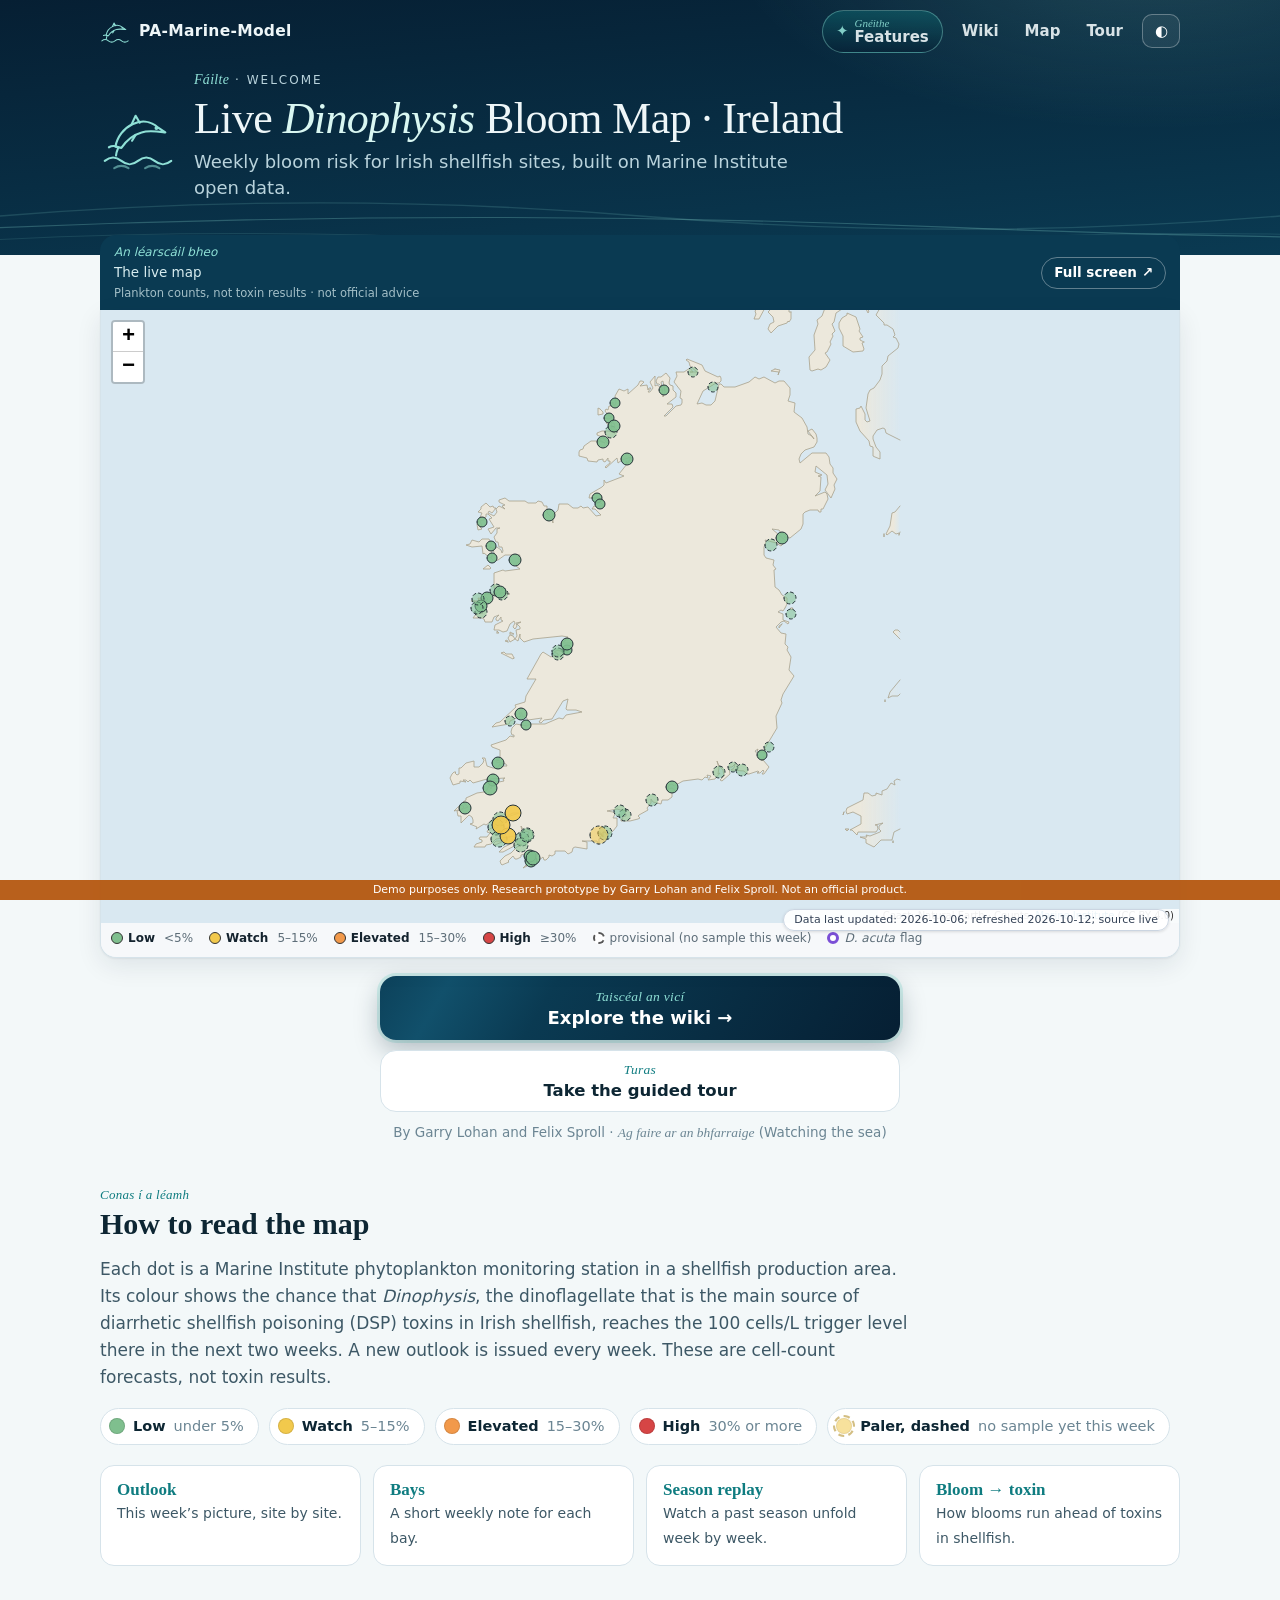
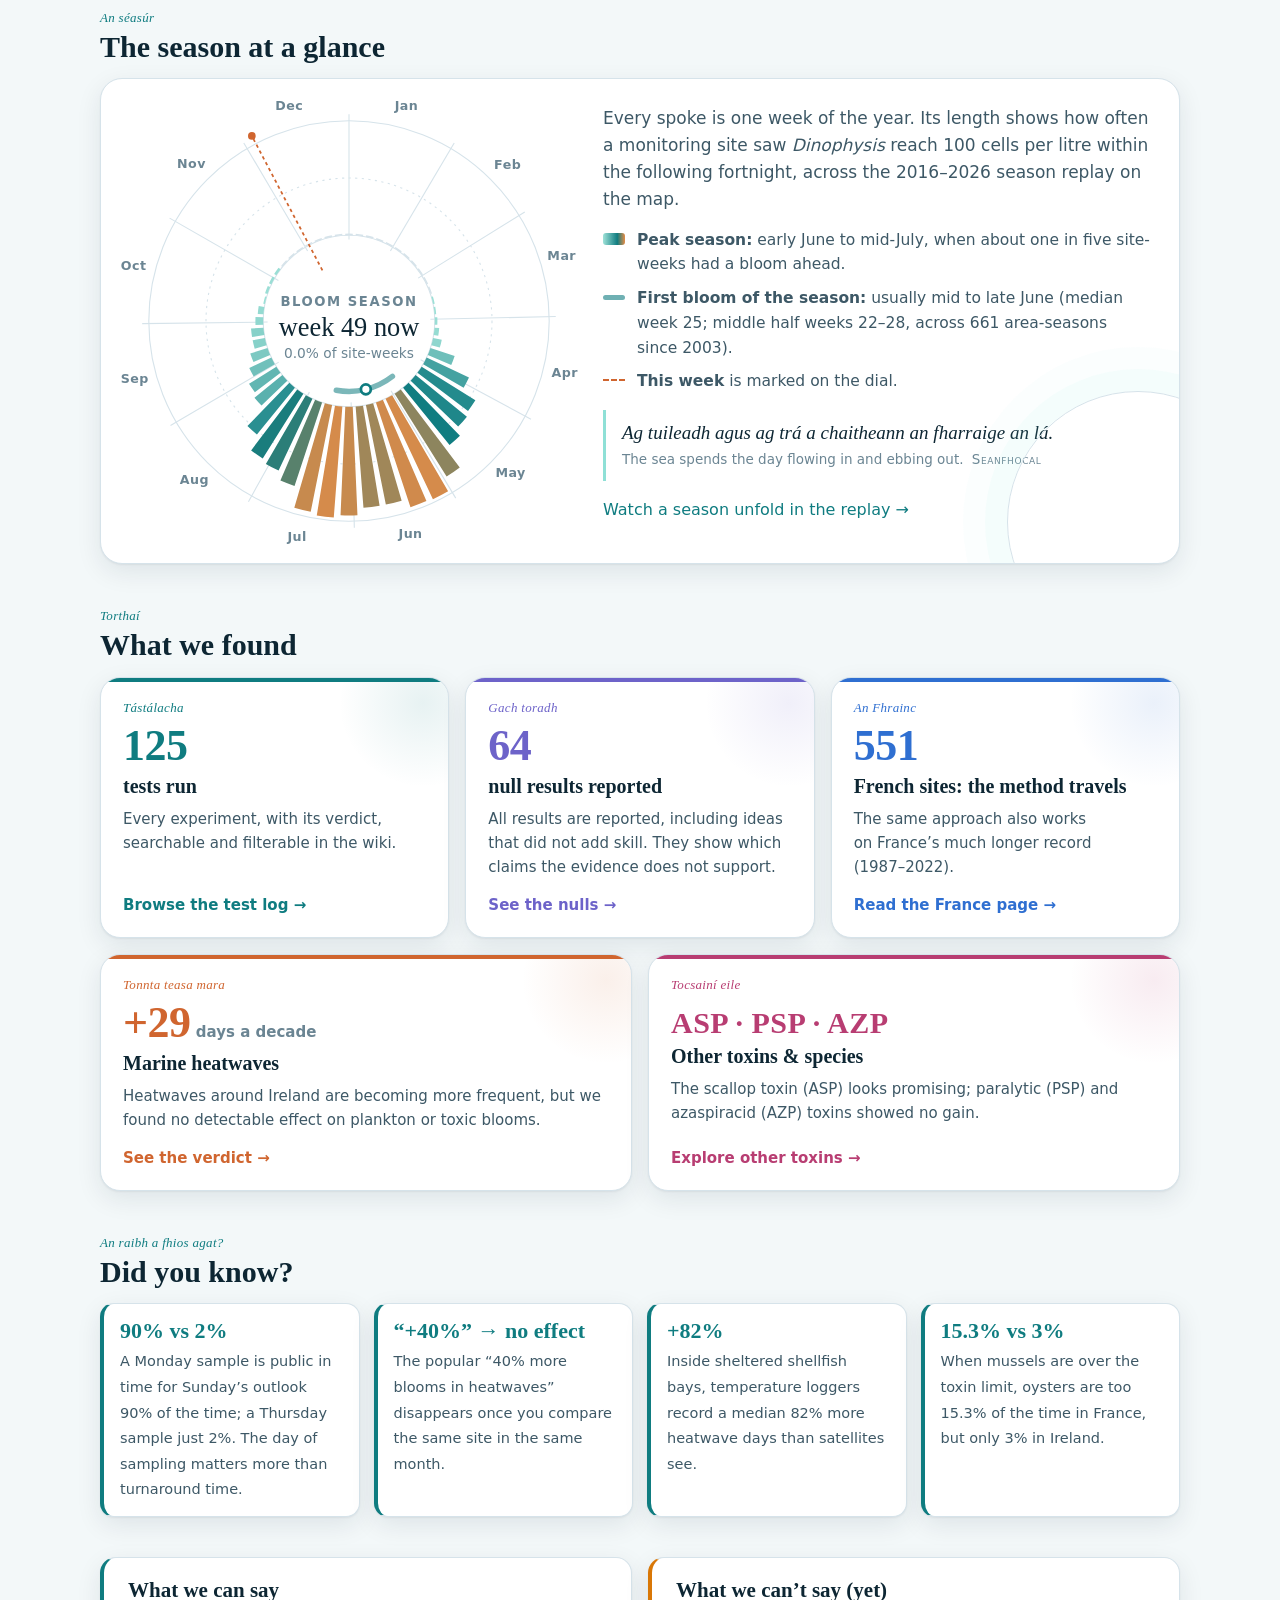
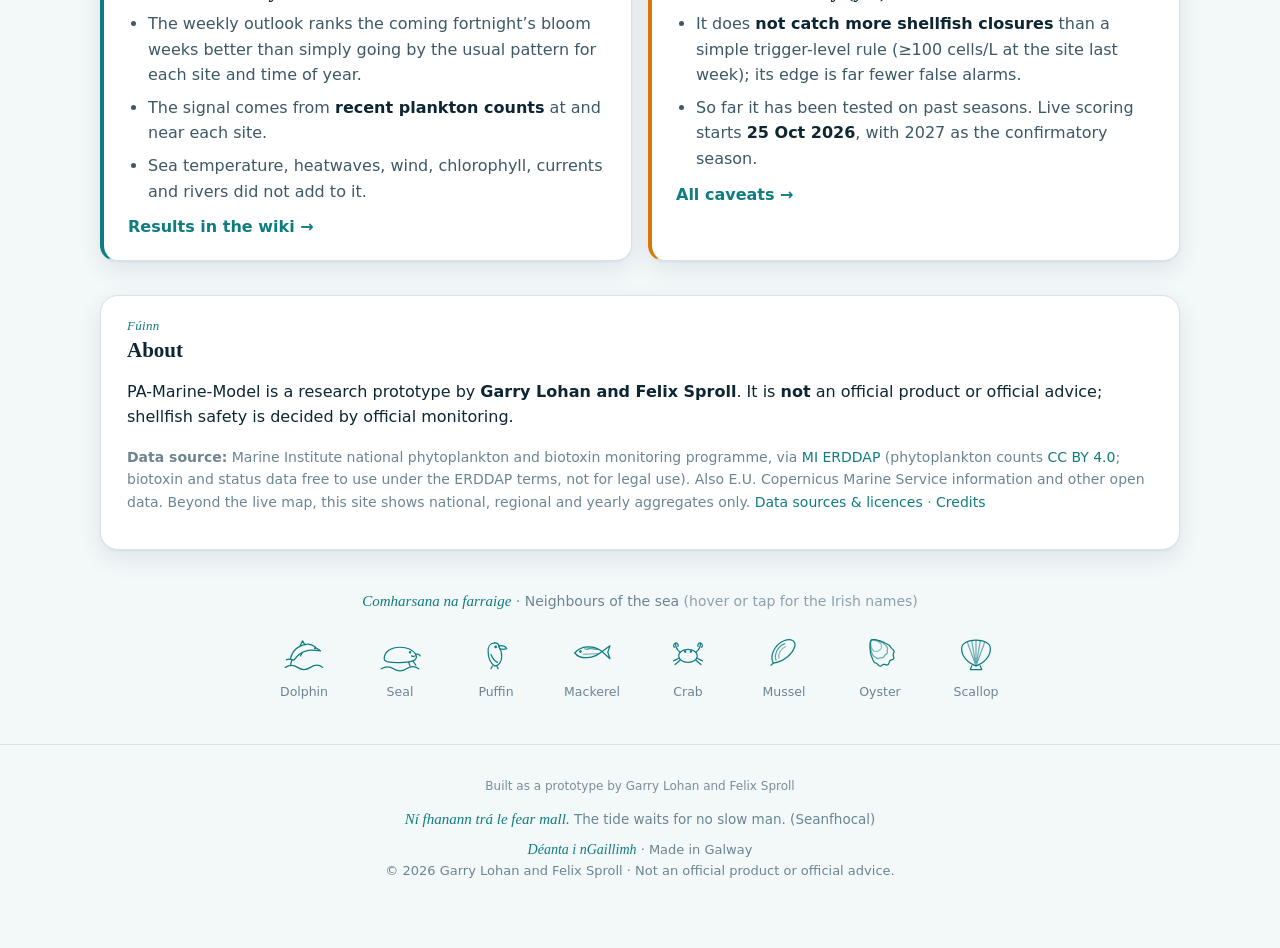
<file: index.html>
<!doctype html>
<html lang="en">
<head>
<meta charset="utf-8">
<meta name="viewport" content="width=device-width, initial-scale=1, viewport-fit=cover">
<title>Live Dinophysis Bloom Map · Ireland · PA-Marine-Model · Garry Lohan and Felix Sproll</title>
<meta name="description" content="Live Dinophysis Bloom Map for Ireland: weekly bloom risk for Irish shellfish sites, built on Marine Institute open data. A research prototype by Garry Lohan and Felix Sproll.">
<meta name="author" content="Garry Lohan and Felix Sproll">
<meta name="theme-color" content="#061f33">
<script>(function(){try{var m=/[?&]theme=(dark|light)/.exec(location.search);var t=m?m[1]:localStorage.getItem('pa-theme');if(!t)t=matchMedia('(prefers-color-scheme: dark)').matches?'dark':'light';document.documentElement.setAttribute('data-theme',t)}catch(e){}})();</script>
<link rel="stylesheet" href="styles.css">
</head>
<body>
<header class="hero">
  <div class="wrap">
    <nav class="topline" aria-label="Site">
      <a class="brandlink" id="logo" href="./" title="PA-Marine-Model"><svg class="mark" viewBox="0 0 64 64" fill="none" stroke="currentColor" stroke-width="2.2" stroke-linecap="round" stroke-linejoin="round" aria-hidden="true"><path d="M13 41 C16 24 36 13 49 25 L55 29 C47 28 41 27 35 29 C28 31 22 36 18 42 L13 41"/><path d="M26.5 22.4 L30 15 L33.5 20.8"/><path d="M30 31.2 L27 36"/><path d="M15.5 41.5 C12.5 40 10 40 7.5 41.5 M15.5 41.5 C14.5 44 13.5 46 13.5 48.5"/><circle cx="47.5" cy="25.3" r=".8" fill="currentColor"/><path d="M4 53 C9 49 13 49 18 53 S27 57 32 53 S41 49 46 53 S55 57 60 53"/></svg><span class="brand">PA-Marine-Model</span></a>
      <div class="feat"><button type="button" class="toplink featbtn" id="featBtn" aria-haspopup="true" aria-expanded="false" aria-controls="featMenu"><span class="spark" aria-hidden="true">✦</span> <span class="fb-stack"><i lang="ga" class="fb-ga">Gnéithe</i><span class="sep" aria-hidden="true"> · </span><span class="fb-en">Features</span></span></button><div class="featmenu" id="featMenu" hidden role="menu" aria-label="Features · Gnéithe"><a role="menuitem" href="#live"><svg viewBox="0 0 24 24" aria-hidden="true"><path d="M3 6l6-2 6 2 6-2v14l-6 2-6-2-6 2z"/><path d="M9 4v14M15 6v14"/></svg><span><i lang="ga">An léarscáil bheo</i><span class="sep" aria-hidden="true"> · </span><b>The live map</b><small>This week’s outlook, site by site</small></span></a><a role="menuitem" href="map/#/outlook"><svg viewBox="0 0 24 24" aria-hidden="true"><circle cx="12" cy="12" r="8"/><circle cx="12" cy="12" r="3.2"/><path d="M12 2v3M12 19v3M2 12h3M19 12h3"/></svg><span><i lang="ga">Réamhaisnéis</i><span class="sep" aria-hidden="true"> · </span><b>Outlook (full screen)</b><small>Chance of a bloom in the next fortnight</small></span></a><a role="menuitem" href="map/#/bays"><svg viewBox="0 0 24 24" aria-hidden="true"><path d="M4 18c2-6 4-9 8-9s6 3 8 9"/><path d="M3 21c2-1.3 4-1.3 6 0s4 1.3 6 0 4-1.3 6 0"/><circle cx="12" cy="6" r="1.4"/></svg><span><i lang="ga">Báite</i><span class="sep" aria-hidden="true"> · </span><b>Bays</b><small>A short weekly note for each bay</small></span></a><a role="menuitem" href="map/#/replay"><svg viewBox="0 0 24 24" aria-hidden="true"><path d="M4 12a8 8 0 1 0 2.4-5.7"/><path d="M4 4v4h4"/><path d="M10.5 9.2l4.5 2.8-4.5 2.8z"/></svg><span><i lang="ga">Athsheinm</i><span class="sep" aria-hidden="true"> · </span><b>Season replay</b><small>Watch a past season unfold</small></span></a><a role="menuitem" href="map/#/leadtime"><svg viewBox="0 0 24 24" aria-hidden="true"><path d="M4 17c2.5 0 3-10 6-10s3 10 6 10"/><path d="M16 12h5M18.5 9.5L21 12l-2.5 2.5"/></svg><span><i lang="ga">Ó bhláth go tocsain</i><span class="sep" aria-hidden="true"> · </span><b>Bloom → toxin</b><small>How blooms run ahead of shellfish toxins</small></span></a><a role="menuitem" href="map/#/honesty"><svg viewBox="0 0 24 24" aria-hidden="true"><path d="M4 20V10M10 20V4M16 20v-7M22 20H2"/></svg><span><i lang="ga">Cé chomh maith?</i><span class="sep" aria-hidden="true"> · </span><b>How good is this?</b><small>Skill, baselines and caveats</small></span></a><a role="menuitem" href="#seasonH"><svg viewBox="0 0 24 24" aria-hidden="true"><circle cx="12" cy="12" r="9"/><path d="M12 3v3M12 18v3M3 12h3M18 12h3"/><path d="M12 12l4-5" stroke-width="2"/></svg><span><i lang="ga">An séasúr</i><span class="sep" aria-hidden="true"> · </span><b>The season dial</b><small>When blooms happen, week by week</small></span></a><a role="menuitem" href="wiki/"><svg viewBox="0 0 24 24" aria-hidden="true"><path d="M5 4h11a3 3 0 0 1 3 3v13H8a3 3 0 0 1-3-3z"/><path d="M5 17a3 3 0 0 1 3-3h11"/></svg><span><i lang="ga">Vicí</i><span class="sep" aria-hidden="true"> · </span><b>The wiki</b><small>Method, results and caveats</small></span></a><a role="menuitem" href="wiki/#/test-log"><svg viewBox="0 0 24 24" aria-hidden="true"><path d="M9 3h6M10 3v6l-5 9a2 2 0 0 0 2 3h10a2 2 0 0 0 2-3l-5-9V3"/><path d="M7.5 15h9"/></svg><span><i lang="ga">Tástálacha</i><span class="sep" aria-hidden="true"> · </span><b>Test log</b><small>All 125 tests, nulls included</small></span></a><a role="menuitem" href="tour/"><svg viewBox="0 0 24 24" aria-hidden="true"><rect x="3" y="4" width="18" height="12" rx="2"/><path d="M12 16v4M8 20h8"/><path d="M10 8l4 2-4 2z"/></svg><span><i lang="ga">Turas</i><span class="sep" aria-hidden="true"> · </span><b>Guided tour</b><small>Twelve short steps, for a room</small></span></a><a role="menuitem" href="wiki/#/sampling"><svg viewBox="0 0 24 24" aria-hidden="true"><circle cx="12" cy="13" r="7"/><path d="M12 13V9.5M10 3h4M12 3v3"/></svg><span><i lang="ga">Samplaí</i><span class="sep" aria-hidden="true"> · </span><b>Sampling &amp; turnaround</b><small>When you sample matters</small></span></a><a role="menuitem" href="#critH"><svg viewBox="0 0 24 24" aria-hidden="true"><path d="M4 15c2-5 9-8 14-4l2 1.5c-3 0-5-.3-7 .5s-4 2.5-5.5 4.5z"/><path d="M3 20c2-1.3 4-1.3 6 0s4 1.3 6 0 4-1.3 6 0"/></svg><span><i lang="ga">Comharsana na farraige</i><span class="sep" aria-hidden="true"> · </span><b>Neighbours of the sea</b><small>Irish names for sea creatures</small></span></a><a role="menuitem" href="#" data-act="egg"><svg viewBox="0 0 24 24" aria-hidden="true"><path d="M5 15c1.5-6 8-9.5 12.5-5.5L20 11c-3-.2-5 .2-7 1.2-2 1-3.6 2.6-4.8 4.3z"/><path d="M3 20c2-1.3 4-1.3 6 0s4 1.3 6 0 4-1.3 6 0"/><path d="M19 4.5l.6 1.4 1.4.6-1.4.6-.6 1.4-.6-1.4-1.4-.6 1.4-.6z"/></svg><span><i lang="ga">Dia dhuit ón deilf</i><span class="sep" aria-hidden="true"> · </span><b>A dolphin’s hello</b><small>A small surprise on the map</small></span></a><a role="menuitem" href="wiki/#/data"><svg viewBox="0 0 24 24" aria-hidden="true"><path d="M4 6c0-1.7 3.6-3 8-3s8 1.3 8 3-3.6 3-8 3-8-1.3-8-3z"/><path d="M4 6v6c0 1.7 3.6 3 8 3s8-1.3 8-3V6"/><path d="M4 12v6c0 1.7 3.6 3 8 3s8-1.3 8-3v-6"/></svg><span><i lang="ga">Foinsí</i><span class="sep" aria-hidden="true"> · </span><b>Sources &amp; licences</b><small>Marine Institute open data and more</small></span></a><a role="menuitem" href="#" data-act="theme"><svg viewBox="0 0 24 24" aria-hidden="true"><circle cx="12" cy="12" r="8"/><path d="M12 4a8 8 0 0 1 0 16z" fill="currentColor"/></svg><span><i lang="ga">Lá / oíche</i><span class="sep" aria-hidden="true"> · </span><b>Light / dark</b><small>Switch the colour theme</small></span></a><p class="fm-foot">Psst: press <kbd>D</kbd>, or tap the dolphin logo three times.</p></div></div>
      <a class="toplink opt" href="wiki/">Wiki</a>
      <a class="toplink opt" href="map/">Map</a>
      <a class="toplink opt" href="tour/">Tour</a>
      <button class="iconbtn" id="themeBtn" aria-label="Toggle dark mode" title="Toggle light / dark">◐</button>
    </nav>
    <div class="headline">
      <svg class="emblem bob" viewBox="0 0 64 64" fill="none" stroke="currentColor" stroke-width="1.8" stroke-linecap="round" stroke-linejoin="round" role="img" aria-label="Leaping dolphin over a wave"><path d="M13 41 C16 24 36 13 49 25 L55 29 C47 28 41 27 35 29 C28 31 22 36 18 42 L13 41"/><path d="M26.5 22.4 L30 15 L33.5 20.8"/><path d="M30 31.2 L27 36"/><path d="M15.5 41.5 C12.5 40 10 40 7.5 41.5 M15.5 41.5 C14.5 44 13.5 46 13.5 48.5"/><circle cx="47.5" cy="25.3" r=".7" fill="currentColor"/><path d="M4 53 C9 49 13 49 18 53 S27 57 32 53 S41 49 46 53 S55 57 60 53"/><path d="M12 59 C16 56.5 20 56.5 24 59 M38 59 C42 56.5 46 56.5 50 59" opacity=".55"/></svg>
      <div>
        <p class="eyebrow"><i lang="ga">Fáilte</i> · Welcome</p>
        <h1>Live <em>Dinophysis</em> Bloom Map · Ireland</h1>
        <p class="sub">Weekly bloom risk for Irish shellfish sites, built on Marine Institute open data.</p>
      </div>
    </div>
  </div>
  <div class="ocean" aria-hidden="true">
    <svg class="sw s1" viewBox="0 0 1440 80" preserveAspectRatio="none"><path d="M0 40 C120 22 240 22 360 40 S600 58 720 40 S960 22 1080 40 S1320 58 1440 40 S1680 22 1800 40 S2040 58 2160 40 S2400 22 2520 40 S2760 58 2880 40"/></svg>
    <svg class="sw s2" viewBox="0 0 1440 80" preserveAspectRatio="none"><path d="M0 52 C180 38 360 38 540 52 S900 66 1080 52 S1440 38 1620 52 S1980 66 2160 52 S2520 38 2700 52 S2880 60 2880 52"/></svg>
    <svg class="sw s3" viewBox="0 0 1440 80" preserveAspectRatio="none"><path d="M0 64 C90 56 180 56 270 64 S450 72 540 64 S720 56 810 64 S990 72 1080 64 S1260 56 1350 64 S1530 72 1620 64 S1800 56 1890 64 S2070 72 2160 64 S2340 56 2430 64 S2610 72 2700 64 S2880 60 2880 64"/></svg>
    <span class="glint g1"></span><span class="glint g2"></span><span class="glint g3"></span>
  </div>
</header>

<section class="mapzone" id="live" aria-label="Live map">
  <div class="wrap">
    <div class="mapbar"><span><i lang="ga" class="gacap">An léarscáil bheo</i><span class="sep" aria-hidden="true"> · </span>The live map <small>Plankton counts, not toxin results · not official advice</small></span><a href="map/" class="fs">Full screen ↗</a></div>
    <div class="mapframe" id="mapframe"><iframe id="liveMap" src="map/" title="Live Dinophysis bloom map of Ireland (interactive)" loading="eager"></iframe></div>
    <a class="btn primary wide" href="wiki/"><span class="ga" lang="ga">Taiscéal an vicí</span><span class="sep" aria-hidden="true"> · </span><span class="bt">Explore the wiki <span class="arr" aria-hidden="true">→</span></span></a>
    <a class="btn ghostbtn wide" href="tour/"><span class="ga" lang="ga">Turas</span><span class="sep" aria-hidden="true"> · </span><span class="bt">Take the guided tour</span></a>
    <p class="by">By Garry Lohan and Felix Sproll · <i lang="ga">Ag faire ar an bhfarraige</i> (Watching the sea)</p>
  </div>
</section>

<main class="wrap">
  <section class="read reveal" aria-labelledby="readH">
    <h2 class="sect" id="readH"><span class="ga" lang="ga">Conas í a léamh</span><span class="sep" aria-hidden="true"> · </span>How to read the map</h2>
    <p class="lead">Each dot is a Marine Institute phytoplankton monitoring station in a shellfish production area. Its colour shows the chance that <em>Dinophysis</em>, the dinoflagellate that is the main source of diarrhetic shellfish poisoning (DSP) toxins in Irish shellfish, reaches the 100 cells/L trigger level there in the next two weeks. A new outlook is issued every week. These are cell-count forecasts, not toxin results.</p>
    <ul class="bands">
      <li><i style="background:#7fbf8e"></i><b>Low</b><span>under 5%</span></li>
      <li><i style="background:#f2c94c"></i><b>Watch</b><span>5–15%</span></li>
      <li><i style="background:#f2994a"></i><b>Elevated</b><span>15–30%</span></li>
      <li><i style="background:#d64545"></i><b>High</b><span>30% or more</span></li>
      <li><i class="prov" style="background:#f2c94c"></i><b>Paler, dashed</b><span>no sample yet this week</span></li>
    </ul>
    <div class="views">
      <a href="map/#/outlook"><b>Outlook</b><span>This week’s picture, site by site.</span></a>
      <a href="map/#/bays"><b>Bays</b><span>A short weekly note for each bay.</span></a>
      <a href="map/#/replay"><b>Season replay</b><span>Watch a past season unfold week by week.</span></a>
      <a href="map/#/leadtime"><b>Bloom → toxin</b><span>How blooms run ahead of toxins in shellfish.</span></a>
    </div>
  </section>

  <section class="season reveal" aria-labelledby="seasonH">
    <h2 class="sect" id="seasonH"><span class="ga" lang="ga">An séasúr</span><span class="sep" aria-hidden="true"> · </span>The season at a glance</h2>
    <div class="season-grid">
      <figure class="radial-wrap">
        <div id="radial" class="radial" role="img" aria-label="Radial calendar of the Dinophysis bloom season around Ireland: blooms are rare before May, rise through May, peak from early June to mid-July, and fade through September and October."></div>
        <figcaption class="sr-only">Blooms are rare before May, rise through May, peak from early June to mid-July (about one in five site-weeks), and fade through September and October. An area’s first bloom of the season usually arrives in mid to late June (median ISO week 25).</figcaption>
      </figure>
      <div class="season-text">
        <p class="lead">Every spoke is one week of the year. Its length shows how often a monitoring site saw <em>Dinophysis</em> reach 100 cells per litre within the following fortnight, across the 2016–2026 season replay on the map.</p>
        <ul class="season-keys">
          <li><i class="k-spoke"></i><span><b>Peak season:</b> early June to mid-July, when about one in five site-weeks had a bloom ahead.</span></li>
          <li><i class="k-arc"></i><span><b>First bloom of the season:</b> usually mid to late June (median week 25; middle half weeks 22–28, across 661 area-seasons since 2003).</span></li>
          <li><i class="k-now"></i><span><b>This week</b> is marked on the dial.</span></li>
        </ul>
        <blockquote class="seanfhocal"><p lang="ga">Ag tuileadh agus ag trá a chaitheann an fharraige an lá.</p><footer>The sea spends the day flowing in and ebbing out. <span class="src">Seanfhocal</span></footer></blockquote>
        <p class="more"><a href="map/#/replay">Watch a season unfold in the replay →</a></p>
      </div>
    </div>
  </section>

  <h2 class="sect reveal"><span class="ga" lang="ga">Torthaí</span><span class="sep" aria-hidden="true"> · </span>What we found</h2>
  <section class="cards reveal" aria-label="Highlights">
    <a class="card c-tests" href="wiki/#/test-log">
      <span class="ga" lang="ga">Tástálacha</span><span class="sep" aria-hidden="true"> · </span>
      <div class="big"><span data-count="125">125</span></div>
      <h3>tests run</h3>
      <p>Every experiment, with its verdict, searchable and filterable in the wiki.</p>
      <span class="go">Browse the test log →</span>
    </a>
    <a class="card c-null" href="wiki/#/test-log?cat=null">
      <span class="ga" lang="ga">Gach toradh</span><span class="sep" aria-hidden="true"> · </span>
      <div class="big"><span data-count="64">64</span></div>
      <h3>null results reported</h3>
      <p>All results are reported, including ideas that did not add skill. They show which claims the evidence does not support.</p>
      <span class="go">See the nulls →</span>
    </a>
    <a class="card c-fr" href="wiki/#/france">
      <span class="ga" lang="ga">An Fhrainc</span><span class="sep" aria-hidden="true"> · </span>
      <div class="big"><span data-count="551">551</span></div>
      <h3>French sites: the method travels</h3>
      <p>The same approach also works on France’s much longer record (1987–2022).</p>
      <span class="go">Read the France page →</span>
    </a>
    <a class="card c-mhw" href="wiki/#/heatwaves">
      <span class="ga" lang="ga">Tonnta teasa mara</span><span class="sep" aria-hidden="true"> · </span>
      <div class="big"><span data-count="29" data-prefix="+">+29</span><small> days a decade</small></div>
      <h3>Marine heatwaves</h3>
      <p>Heatwaves around Ireland are becoming more frequent, but we found no detectable effect on plankton or toxic blooms.</p>
      <span class="go">See the verdict →</span>
    </a>
    <a class="card c-tox" href="wiki/#/toxins">
      <span class="ga" lang="ga">Tocsainí eile</span><span class="sep" aria-hidden="true"> · </span>
      <div class="big">ASP · PSP · AZP</div>
      <h3>Other toxins &amp; species</h3>
      <p>The scallop toxin (ASP) looks promising; paralytic (PSP) and azaspiracid (AZP) toxins showed no gain.</p>
      <span class="go">Explore other toxins →</span>
    </a>
  </section>

  <h2 class="sect"><span class="ga" lang="ga">An raibh a fhios agat?</span><span class="sep" aria-hidden="true"> · </span>Did you know?</h2>
  <section class="nuggets reveal" aria-label="Did you know">
    <a href="wiki/#/sampling"><b>90% vs 2%</b><span>A Monday sample is public in time for Sunday’s outlook 90% of the time; a Thursday sample just 2%. The day of sampling matters more than turnaround time.</span></a>
    <a href="wiki/#/heatwaves"><b>“+40%” → no effect</b><span>The popular “40% more blooms in heatwaves” disappears once you compare the same site in the same month.</span></a>
    <a href="wiki/#/heatwaves"><b>+82%</b><span>Inside sheltered shellfish bays, temperature loggers record a median 82% more heatwave days than satellites see.</span></a>
    <a href="wiki/#/france"><b>15.3% vs 3%</b><span>When mussels are over the toxin limit, oysters are too 15.3% of the time in France, but only 3% in Ireland.</span></a>
  </section>

  <section class="two reveal">
    <div class="panel">
      <h2>What we can say</h2>
      <ul>
        <li>The weekly outlook ranks the coming fortnight’s bloom weeks better than simply going by the usual pattern for each site and time of year.</li>
        <li>The signal comes from <strong>recent plankton counts</strong> at and near each site.</li>
        <li>Sea temperature, heatwaves, wind, chlorophyll, currents and rivers did not add to it.</li>
      </ul>
      <p class="more"><a href="wiki/#/results">Results in the wiki →</a></p>
    </div>
    <div class="panel warn">
      <h2>What we can’t say (yet)</h2>
      <ul>
        <li>It does <strong>not catch more shellfish closures</strong> than a simple trigger-level rule (≥100 cells/L at the site last week); its edge is far fewer false alarms.</li>
        <li>So far it has been tested on past seasons. Live scoring starts <strong>25 Oct 2026</strong>, with 2027 as the confirmatory season.</li>
      </ul>
      <p class="more"><a href="wiki/#/limitations">All caveats →</a></p>
    </div>
  </section>

  <section class="credit">
    <h2><span class="ga" lang="ga">Fúinn</span><span class="sep" aria-hidden="true"> · </span>About</h2>
    <p>PA-Marine-Model is a research prototype by <strong>Garry Lohan and Felix Sproll</strong>. It is <strong>not</strong> an official product or official advice; shellfish safety is decided by official monitoring.</p>
    <p class="small"><b>Data source:</b> Marine Institute national phytoplankton and biotoxin monitoring programme, via <a href="https://erddap3.marine.ie/erddap/tabledap/habs_phyto.html" rel="noopener">MI ERDDAP</a> (phytoplankton counts <a href="https://creativecommons.org/licenses/by/4.0/" rel="noopener">CC BY 4.0</a>; biotoxin and status data free to use under the ERDDAP terms, not for legal use). Also E.U. Copernicus Marine Service information and other open data. Beyond the live map, this site shows national, regional and yearly aggregates only. <a href="wiki/#/data">Data sources &amp; licences</a> · <a href="wiki/#/about">Credits</a></p>
  </section>

  <section class="creatures reveal" aria-labelledby="critH">
    <p class="crit-h" id="critH"><span lang="ga">Comharsana na farraige</span> · Neighbours of the sea <span class="hint">(hover or tap for the Irish names)</span></p>
    <ul class="crit">
      <li tabindex="0"><svg viewBox="0 0 64 64" aria-hidden="true"><path d="M13 41 C16 24 36 13 49 25 L55 29 C47 28 41 27 35 29 C28 31 22 36 18 42 L13 41"/><path d="M26.5 22.4 L30 15 L33.5 20.8"/><path d="M30 31.2 L27 36"/><path d="M15.5 41.5 C12.5 40 10 40 7.5 41.5 M15.5 41.5 C14.5 44 13.5 46 13.5 48.5"/><circle cx="47.5" cy="25.3" r=".7" fill="currentColor"/><path d="M6 52 C12 48 17 48 23 52 S35 56 41 52 S53 48 58 52"/></svg><span class="en">Dolphin</span><span class="ir" lang="ga">deilf</span></li>
      <li tabindex="0"><svg viewBox="0 0 64 64" aria-hidden="true"><path d="M10 40 C10 30 20 24 32 24 C42 24 50 28 54 34 C56 38 54 42 50 43 C40 46 22 46 14 44 C11 43 10 42 10 40 Z"/><path d="M54 34 C57 33 59 34 60 36"/><path d="M50 43 L54 49 M44 45 L46 50"/><circle cx="46" cy="31" r=".9" fill="currentColor"/><path d="M48 36 C50 37 52 37 53 36"/><path d="M6 54 C12 50 17 50 23 54 S35 58 41 54 S53 50 58 54"/></svg><span class="en">Seal</span><span class="ir" lang="ga">rón</span></li>
      <li tabindex="0"><svg viewBox="0 0 64 64" aria-hidden="true"><path d="M30 18 C24 18 21 23 21 29 C21 38 24 46 30 50 C36 50 40 44 40 36 C40 30 38 26 36 23"/><path d="M36 23 C36 20 34 18 30 18"/><path d="M36 22 C41 21 46 23 47 26 C44 27 40 27 37 26 Z"/><circle cx="31.5" cy="23.5" r="1" fill="currentColor"/><path d="M25 34 C27 39 30 43 34 45"/><path d="M27 50 L25 54 M33 50 L35 54"/></svg><span class="en">Puffin</span><span class="ir" lang="ga">puifín</span></li>
      <li tabindex="0"><svg viewBox="0 0 64 64" aria-hidden="true"><path d="M8 32 C16 22 34 20 46 30 C34 40 16 42 8 32 Z"/><path d="M46 30 L57 22 L54 31 L57 40 Z"/><circle cx="16" cy="30" r="1" fill="currentColor"/><path d="M22 26 C25 28 27 27 30 25 M26 25 C29 27 32 26 35 24 M31 25 C34 27 37 27 40 27" opacity=".7"/><path d="M20 34 L40 33" opacity=".5"/></svg><span class="en">Mackerel</span><span class="ir" lang="ga">ronnach</span></li>
      <li tabindex="0"><svg viewBox="0 0 64 64" aria-hidden="true"><ellipse cx="32" cy="36" rx="13" ry="9"/><path d="M21 31 C16 27 14 22 15 18 M15 18 C12 19 11 22 13 24 M15 18 C18 18 19 21 18 23"/><path d="M43 31 C48 27 50 22 49 18 M49 18 C52 19 53 22 51 24 M49 18 C46 18 45 21 46 23"/><path d="M20 39 L12 43 M21 42 L14 48 M44 39 L52 43 M43 42 L50 48"/><circle cx="28" cy="30" r=".9" fill="currentColor"/><circle cx="36" cy="30" r=".9" fill="currentColor"/></svg><span class="en">Crab</span><span class="ir" lang="ga">portán</span></li>
      <li tabindex="0"><svg viewBox="0 0 64 64" aria-hidden="true"><path d="M17 46 C12 37 18 21 32 15 C42 11 49 15 47 23 C44 33 32 44 17 46 Z"/><path d="M21 42 C18 34 23 23 33 19" opacity=".7"/><path d="M25 39 C24 33 27 27 34 23" opacity=".5"/><path d="M17 46 L14 49"/></svg><span class="en">Mussel</span><span class="ir" lang="ga">diúilicín</span></li>
      <li tabindex="0"><svg viewBox="0 0 64 64" aria-hidden="true"><path d="M20.0 14.0 L19.5 14.5 L19.2 15.0 L18.9 15.8 L18.6 16.6 L18.4 17.6 L18.2 18.8 L18.1 20.1 L18.1 21.5 L18.1 23.0 L18.1 24.5 L18.2 26.2 L18.4 27.9 L18.6 29.8 L18.8 31.7 L19.2 33.5 L19.7 35.3 L20.3 36.9 L20.9 38.4 L21.6 40.2 L22.3 42.1 L23.2 43.9 L24.2 45.2 L25.4 45.8 L26.7 46.2 L28.0 46.9 L29.3 48.3 L30.7 49.7 L32.3 50.4 L33.8 49.9 L35.3 48.7 L36.6 47.8 L38.3 47.9 L40.3 48.5 L42.3 48.6 L43.8 47.5 L44.6 45.5 L45.2 43.6 L46.2 42.3 L48.0 41.6 L49.9 40.9 L51.1 39.6 L51.2 37.7 L50.5 35.8 L50.2 34.0 L50.6 32.7 L51.3 31.4 L51.7 30.0 L51.0 28.5 L49.7 27.0 L48.2 25.6 L47.2 24.3 L46.4 23.1 L45.4 21.9 L44.1 20.8 L42.4 19.8 L40.6 18.8 L38.9 18.0 L37.3 17.2 L35.6 16.4 L34.0 15.8 L32.3 15.2 L30.7 14.7 L29.1 14.3 L27.7 13.9 L26.3 13.6 L25.1 13.4 L23.9 13.3 L22.9 13.3 L22.0 13.3 L21.2 13.4 L20.5 13.7 L20.0 14.0Z"/><path d="M20.0 14.0 L19.7 14.3 L19.4 14.7 L19.2 15.3 L19.0 15.9 L18.8 16.6 L18.7 17.4 L18.7 18.4 L18.6 19.4 L18.6 20.4 L18.6 21.6 L18.7 22.8 L18.8 24.0 L19.0 25.3 L19.2 26.7 L19.4 28.0 L19.8 29.3 L20.2 30.5 L20.6 31.7 L21.2 32.9 L21.7 34.2 L22.3 35.4 L23.1 36.3 L23.9 36.9 L24.8 37.4 L25.7 38.0 L26.7 38.7 L27.7 39.5 L28.8 39.9 L29.9 39.7 L31.0 39.2 L32.1 38.8 L33.3 38.7 L34.6 38.7 L35.9 38.5 L37.0 37.8 L37.7 36.7 L38.4 35.5 L39.2 34.6 L40.2 33.9 L41.3 33.2 L42.1 32.2 L42.3 31.0 L42.1 29.7 L42.1 28.5 L42.2 27.5 L42.5 26.5 L42.5 25.5 L42.1 24.4 L41.4 23.3 L40.5 22.3 L39.7 21.4 L39.0 20.5 L38.2 19.7 L37.2 18.9 L36.1 18.2 L34.8 17.5 L33.6 16.9 L32.4 16.3 L31.3 15.8 L30.1 15.3 L28.9 14.9 L27.7 14.5 L26.6 14.2 L25.5 13.9 L24.6 13.7 L23.6 13.6 L22.8 13.5 L22.1 13.5 L21.4 13.5 L20.9 13.6 L20.4 13.8 L20.0 14.0Z" opacity=".6"/><path d="M20.0 14.0 L19.8 14.2 L19.6 14.5 L19.5 14.8 L19.4 15.2 L19.3 15.6 L19.2 16.2 L19.2 16.7 L19.1 17.4 L19.1 18.0 L19.1 18.7 L19.2 19.5 L19.3 20.3 L19.4 21.1 L19.5 21.9 L19.7 22.7 L19.9 23.5 L20.1 24.3 L20.4 25.1 L20.7 25.9 L21.1 26.6 L21.5 27.2 L21.9 27.8 L22.4 28.3 L23.0 28.8 L23.6 29.2 L24.2 29.5 L24.8 29.7 L25.5 29.9 L26.2 29.9 L26.9 29.9 L27.6 29.8 L28.4 29.6 L29.1 29.4 L29.8 29.0 L30.4 28.6 L31.1 28.2 L31.7 27.7 L32.2 27.1 L32.7 26.5 L33.1 25.9 L33.5 25.2 L33.8 24.6 L34.0 23.9 L34.1 23.2 L34.1 22.5 L34.0 21.8 L33.9 21.1 L33.6 20.5 L33.3 19.8 L32.9 19.2 L32.5 18.6 L31.9 18.1 L31.3 17.6 L30.7 17.1 L30.0 16.6 L29.3 16.2 L28.6 15.8 L27.8 15.4 L27.0 15.1 L26.3 14.8 L25.5 14.5 L24.8 14.3 L24.1 14.1 L23.5 14.0 L22.8 13.8 L22.3 13.7 L21.8 13.7 L21.3 13.7 L20.9 13.7 L20.5 13.7 L20.2 13.9 L20.0 14.0Z" opacity=".45"/></svg><span class="en">Oyster</span><span class="ir" lang="ga">oisre</span></li>
      <li tabindex="0"><svg viewBox="0 0 64 64" aria-hidden="true"><path d="M32 50 C20 46 12 36 12 26 C12 18 21 14 32 14 C43 14 52 18 52 26 C52 36 44 46 32 50 Z"/><path d="M32 50 L20 17 M32 50 L26 15 M32 50 L32 14 M32 50 L38 15 M32 50 L44 17" opacity=".6"/><path d="M26 50 L24 55 L40 55 L38 50"/></svg><span class="en">Scallop</span><span class="ir" lang="ga">muirín</span></li>
    </ul>
  </section>
</main>
<footer class="foot"><p class="pa-credit">Built as a prototype by Garry Lohan and Felix Sproll</p>
<p class="seanfhocal-f"><span lang="ga">Ní fhanann trá le fear mall.</span> <span class="tr">The tide waits for no slow man. (Seanfhocal)</span></p><i lang="ga">Déanta i nGaillimh</i> · Made in Galway<br>© 2026 Garry Lohan and Felix Sproll · Not an official product or official advice.</footer>
<div class="toast" id="toast" role="status" aria-live="polite"></div>
<div class="disclaimer" role="note">Demo purposes only. Research prototype by Garry Lohan and Felix Sproll. Not an official product.</div>
<script src="assets/home.js" defer></script>
<script src="assets/egg.js" defer></script>
<script>
document.getElementById('themeBtn').addEventListener('click',function(){var d=document.documentElement,t=d.getAttribute('data-theme')==='dark'?'light':'dark';d.setAttribute('data-theme',t);try{localStorage.setItem('pa-theme',t)}catch(e){}});
/* embed mode for the live map: hide the map page's own chrome & demo strip (this page already shows them) and give the map the full frame */
(function(){
 var f=document.getElementById('liveMap');
 var css='body>div[style*="position:fixed"][style*="bottom:0"]{display:none!important}'+
  'html.embed-o header.top,html.embed-o .banner,html.embed-o #foot,html.embed-o #view>.flex,html.embed-o #view>.grid,html.embed-o .mapwrap>div:nth-child(2){display:none!important}'+
  'html.embed-o body{padding:0!important;margin:0!important;overflow:hidden}html.embed-o #view{padding:0!important;margin:0!important;max-width:none!important}'+
  'html.embed-o .mapwrap{display:block!important;margin:0!important}html.embed-o #map{height:calc(100vh - 34px)!important;border:0!important;border-radius:0!important}'+
  'html.embed-o .leaflet-control-attribution{font-size:10px!important}html.embed-o .legend{padding:6px 10px!important;margin:0!important;font-size:12px!important;white-space:nowrap;overflow-x:auto}';
 function isO(w){var h=w.location.hash.replace(/^#\/?/,'');return h===''||h==='outlook'}
 function inject(){try{
  var w=f.contentWindow,d=f.contentDocument;
  if(!d||!/\/map\//.test(d.URL)||!d.head)return 0;
  if(d.getElementById('embedcss'))return 2;
  var s=d.createElement('style');s.id='embedcss';s.textContent=css;d.head.appendChild(s);
  d.documentElement.classList.toggle('embed-o',isO(w));
  w.addEventListener('hashchange',function(){var o=isO(w);if(o!==d.documentElement.classList.contains('embed-o')){d.documentElement.classList.toggle('embed-o',o);w.dispatchEvent(new w.HashChangeEvent('hashchange'))}});
  return 1;
 }catch(e){return 2}}
 var t=setInterval(function(){if(inject())clearInterval(t)},10);
 f.addEventListener('load',function(){clearInterval(t);if(inject()===1){try{f.contentWindow.dispatchEvent(new f.contentWindow.HashChangeEvent('hashchange'))}catch(e){}}});
})();
</script>
</body>
</html>
</file>
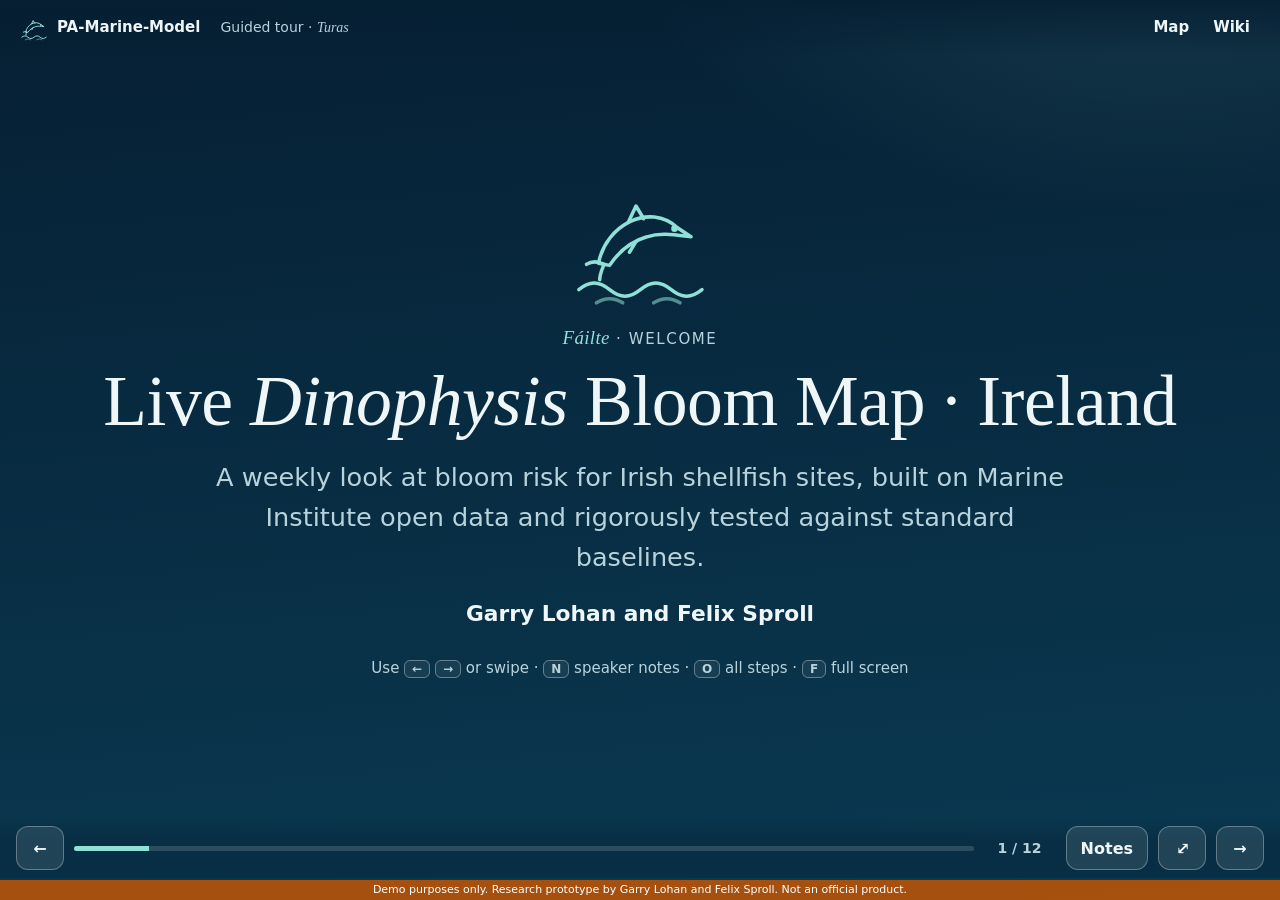
<file: tour/index.html>
<!doctype html>
<html lang="en">
<head>
<meta charset="utf-8">
<meta name="viewport" content="width=device-width, initial-scale=1, viewport-fit=cover">
<title>Guided tour · Turas · Live Dinophysis Bloom Map · Ireland</title>
<meta name="description" content="A step-through guided tour of PA-Marine-Model, the live Dinophysis bloom map for Irish shellfish sites, by Garry Lohan and Felix Sproll.">
<meta name="author" content="Garry Lohan and Felix Sproll">
<meta name="theme-color" content="#061f33">
<link rel="stylesheet" href="tour.css">
</head>
<body>
<svg width="0" height="0" style="position:absolute" aria-hidden="true"><symbol id="dolphin" viewBox="0 0 64 64"><g fill="none" stroke="currentColor" stroke-linecap="round" stroke-linejoin="round"><path d="M13 41 C16 24 36 13 49 25 L55 29 C47 28 41 27 35 29 C28 31 22 36 18 42 L13 41"/><path d="M26.5 22.4 L30 15 L33.5 20.8"/><path d="M30 31.2 L27 36"/><path d="M15.5 41.5 C12.5 40 10 40 7.5 41.5 M15.5 41.5 C14.5 44 13.5 46 13.5 48.5"/><circle cx="47.5" cy="25.3" r=".7" fill="currentColor"/><path d="M4 53 C9 49 13 49 18 53 S27 57 32 53 S41 49 46 53 S55 57 60 53"/><path d="M12 59 C16 56.5 20 56.5 24 59 M38 59 C42 56.5 46 56.5 50 59" opacity=".55"/></g></symbol></svg>

<header class="tbar">
  <a class="home" href="../"><svg class="mk"><use href="#dolphin"/></svg><span>PA-Marine-Model</span></a>
  <span class="ttl">Guided tour · <i lang="ga">Turas</i></span>
  <nav class="tlinks"><a href="../map/">Map</a><a href="../wiki/">Wiki</a></nav>
</header>

<main id="deck" aria-live="polite">

<section class="step title" data-title="Welcome">
  <div class="inner center">
    <svg class="big-dolphin" role="img" aria-label="Leaping dolphin over a wave"><use href="#dolphin"/></svg>
    <p class="kick"><i lang="ga">Fáilte</i> · Welcome</p>
    <h1>Live <em>Dinophysis</em> Bloom Map · Ireland</h1>
    <p class="lead">A weekly look at bloom risk for Irish shellfish sites, built on Marine Institute open data and rigorously tested against standard baselines.</p>
    <p class="who">Garry Lohan and Felix Sproll</p>
    <p class="hint">Use <kbd>←</kbd> <kbd>→</kbd> or swipe · <kbd>N</kbd> speaker notes · <kbd>O</kbd> all steps · <kbd>F</kbd> full screen</p>
  </div>
  <aside class="notes"><p><b>Garry:</b> Welcome. Who we are, and that this is a research prototype. Everything you’ll see is live on the web.</p><p><b>Felix:</b> The foundation is the Marine Institute’s weekly monitoring programme and its open data. Worth saying up front: this is a research demo, not an official product.</p></aside>
</section>

<section class="step" data-title="The problem">
  <div class="inner">
    <p class="kick"><i lang="ga">An fhadhb</i> · The problem</p>
    <h2>Toxic plankton can close shellfish farms at short notice</h2>
    <ul class="pts">
      <li><em>Dinophysis</em> is a microscopic dinoflagellate (a plankton alga). Mussels and other shellfish filter it from the water and build up its toxins, which cause <b>diarrhetic shellfish poisoning (DSP)</b>.</li>
      <li>To protect consumers, harvesting areas are <b>closed</b> when toxins in shellfish flesh exceed the regulatory limit. For growers, closures are costly and often come with little warning.</li>
      <li>A count of <b>100 cells/L</b> of <em>Dinophysis</em> is the trigger level in the national monitoring programme: a flag for possible toxin risk, not a closure.</li>
    </ul>
    <p class="q">Can we say, a week or two ahead, where that level is likely to be reached?</p>
    <p class="more"><a href="../wiki/#/overview" target="_blank" rel="noopener">Overview in the wiki ↗</a></p>
  </div>
  <aside class="notes"><p><b>Garry:</b> Frame the question: not “is there toxin now?” but “where should we be watching over the next fortnight?”.</p><p><b>Felix:</b> Optional: a sentence on how weekly sampling and closures work in practice, and what short notice means for a grower.</p></aside>
</section>

<section class="step" data-title="The data">
  <div class="inner">
    <p class="kick"><i lang="ga">Na sonraí</i> · The data</p>
    <h2>Built on open, weekly Marine Institute counts</h2>
    <div class="nums">
      <div><b>~200</b><span>coastal monitoring stations</span></div>
      <div><b>2003–26</b><span>weekly cell counts by species</span></div>
      <div><b>3.6 <small>days</small></b><span>median from water sample to public count</span></div>
    </div>
    <ul class="pts">
      <li>Every count comes from the Marine Institute’s open data service (ERDDAP), with a publication timestamp on every sample.</li>
      <li>Each Sunday’s forecast uses <b>only counts that were already public</b> by that Sunday. No peeking at the future.</li>
    </ul>
    <p class="more"><a href="../wiki/#/data" target="_blank" rel="noopener">Data sources ↗</a></p>
  </div>
  <aside class="notes"><p><b>Felix:</b> Suggested: describe the monitoring programme, what a weekly sample is, and that the data are openly published.</p><p><b>Garry:</b> Stress the information rule: the forecast only sees what was public at the time.</p></aside>
</section>

<section class="step wide" data-title="The live map">
  <div class="inner split">
    <div class="mapcol">
      <div class="framebar"><span><i lang="ga">An léarscáil bheo</i> · The live map</span><a href="../map/" target="_blank" rel="noopener">Full screen ↗</a></div>
      <div class="frame"><iframe data-src="../map/" title="Live Dinophysis bloom map (interactive)"></iframe></div>
    </div>
    <div class="side">
      <p class="kick">How to read it</p>
      <h2 class="sm">One dot per monitoring site</h2>
      <p>The colour is the chance that <em>Dinophysis</em> reaches 100 cells/L there in the <b>next two weeks</b>. Bigger dots mean a higher chance.</p>
      <ul class="legend">
        <li><i style="background:#7fbf8e"></i>Low <span>under 5%</span></li>
        <li><i style="background:#f2c94c"></i>Watch <span>5–15%</span></li>
        <li><i style="background:#f2994a"></i>Elevated <span>15–30%</span></li>
        <li><i style="background:#d64545"></i>High <span>30% or more</span></li>
        <li><i class="prov" style="background:#f2c94c"></i>Paler, dashed <span>no sample yet this week</span></li>
      </ul>
      <p class="small">Click a site for its history. Try <a href="../map/#/bays" target="_blank" rel="noopener">Bays</a> for weekly notes and <a href="../map/#/replay" target="_blank" rel="noopener">Season replay</a> to watch a past season unfold.</p>
    </div>
  </div>
  <aside class="notes"><p><b>Garry:</b> Zoom into the South-West and click a red or orange site. Point out that paler, dashed dots are provisional because there is no sample yet this week.</p><p><b>Felix:</b> Optional: say how this complements, and doesn’t replace, the official HAB bulletin and closures.</p></aside>
</section>

<section class="step" data-title="How good is it?">
  <div class="inner">
    <p class="kick"><i lang="ga">Torthaí</i> · How good is it?</p>
    <h2>Modestly better than the usual pattern, and we can say how much</h2>
    <div class="nums">
      <div><b>0.312 <small>vs 0.231</small></b><span>nationally, 2022–26</span></div>
      <div><b>0.338 <small>vs 0.203</small></b><span>South-West (Kerry / West Cork)</span></div>
      <div><b>~0.04</b><span>what random guessing would score</span></div>
    </div>
    <p class="plain"><b>In plain words:</b> the score (PR-AUC, 0 to 1) measures how well the forecast puts the real bloom weeks at the top of its list. The comparison is “what normally happens at this site in this week of the year”. Blooms are rare (about 4% of site-weeks), so both numbers are far above chance. The point is the gap.</p>
    <p class="caveat"><b>Caveat:</b> for the same number of alarms it does <b>not</b> catch more closures than a simple trigger-level rule, ≥100 cells/L at the site last week (41 vs 46 of 62 South-West closures), but it raises far fewer false-alarm runs (41 vs 124–130). It is a surveillance aid, not a safety system.</p>
    <p class="more"><a href="../wiki/#/results" target="_blank" rel="noopener">Full scorecard ↗</a></p>
  </div>
  <aside class="notes"><p><b>Garry:</b> Explain the score once, simply, then move on: “top of the list” and “compared with the normal pattern”. Say the caveat out loud; it builds trust.</p><p><b>Felix:</b> Optional: why fewer false alarms matters for a monitoring programme.</p></aside>
</section>

<section class="step" data-title="The test log">
  <div class="inner">
    <p class="kick"><i lang="ga">Tástálacha</i> · The test log</p>
    <h2>125 tests run, 64 null results reported</h2>
    <ul class="pts">
      <li>Every experiment is pre-registered where possible and logged with its verdict; all results are reported, including null results.</li>
      <li><b>Recent counts are the forecast.</b> What was in the water at and near a site in recent weeks carries almost all the skill; a simple logistic model gets within about 0.01.</li>
      <li><b>Environmental extras did not help:</b> sea temperature, heatwaves, wind, chlorophyll, currents and rivers added nothing once recent counts were known.</li>
    </ul>
    <div class="btns"><a class="b" href="../wiki/#/test-log" target="_blank" rel="noopener">All 125 tests ↗</a><a class="b ghost" href="../wiki/#/test-log?cat=null" target="_blank" rel="noopener">The 64 null results ↗</a></div>
  </div>
  <aside class="notes"><p><b>Garry:</b> Reporting null results is standard good practice: they show which claims the evidence does not support. Invite people to browse them on their phones.</p><p><b>Felix:</b> Optional: why negative results are useful for monitoring agencies too.</p></aside>
</section>

<section class="step" data-title="France">
  <div class="inner">
    <p class="kick"><i lang="ga">An Fhrainc</i> · France transfer</p>
    <h2>The method travels</h2>
    <div class="nums">
      <div><b>551</b><span>French coastal sites, 1987–2022</span></div>
      <div><b>+0.10 <small>and</small> +0.13</b><span>gain over the French seasonal norm, in two separate periods</span></div>
      <div><b>~5 <small>weeks</small></b><span>earlier start to the French season (mid-May)</span></div>
    </div>
    <ul class="pts">
      <li>Retrained on France’s far longer Ifremer REPHY record, the same recipe beats the French seasonal norm. The Irish result is not specific to one coastline.</li>
      <li>A nugget: when mussels are over the toxin limit, oysters are too <b>15.3%</b> of the time in France vs <b>3%</b> in Ireland.</li>
    </ul>
    <p class="more"><a href="../wiki/#/france" target="_blank" rel="noopener">France page ↗</a></p>
  </div>
  <aside class="notes"><p><b>Garry:</b> Replication is the strongest evidence we have that this isn’t over-fitted to Ireland.</p><p><b>Felix:</b> Optional: the value of cross-border data sharing (European angle).</p></aside>
</section>

<section class="step" data-title="Marine heatwaves">
  <div class="inner">
    <p class="kick"><i lang="ga">Tonnta teasa mara</i> · Marine heatwaves</p>
    <h2>More heatwaves, but no detectable effect on blooms</h2>
    <div class="nums">
      <div><b>+29 <small>days / decade</small></b><span>heatwave days per station, 2005–25 (suggestive)</span></div>
      <div><b>15</b><span>ecology tests: no detectable effect</span></div>
      <div><b>1.39 → 1.00</b><span>the “40% more blooms” claim, once compared fairly</span></div>
    </div>
    <ul class="pts">
      <li>Heatwaves happen in summer, and so do blooms. Compare the same site in the same month, and the apparent “+40%” disappears.</li>
      <li>June 2023 brought a severe shelf heatwave, yet national <em>Dinophysis</em> counts and closures were <b>below</b> normal. A heatwave is not a bloom.</li>
      <li>Inside sheltered shellfish bays, temperature loggers record a median <b>82% more</b> heatwave days than satellites see.</li>
    </ul>
    <p class="more"><a href="../wiki/#/heatwaves" target="_blank" rel="noopener">Heatwaves page ↗</a></p>
  </div>
  <aside class="notes"><p><b>Garry:</b> This is the result people don’t expect. Be clear it means “too small to see in this record”, not “heatwaves can never matter”.</p><p><b>Felix:</b> Optional: the bay-logger vs satellite point and why in-situ sensors matter.</p></aside>
</section>

<section class="step" data-title="Other species">
  <div class="inner">
    <p class="kick"><i lang="ga">Tocsainí eile</i> · Other toxins &amp; species</p>
    <h2>One promising lead, and several clear “no”s</h2>
    <ul class="pts">
      <li><b>Amnesic toxin (ASP) in king scallops:</b> a toxin-history forecast scored 0.748 vs 0.443 for “same as last time” in Ireland. Promising, but it did not replicate in France.</li>
      <li><b>“Hidden bloom” flag:</b> a toxin rise with no preceding high count. Flagged sites had a 23% chance of a ≥100 count within 21 days vs 5.1% otherwise, and it replicates in France.</li>
      <li><b>Paralytic (PSP), azaspiracid (AZP) toxins and <em>Karenia mikimotoi</em>:</b> no gain over simple baselines.</li>
      <li><b><em>Mesodinium rubrum</em>, the ciliate <em>Dinophysis</em> feeds on:</b> adding its counts gave only a small gain (0.318 vs 0.312) that does not pass the pre-registered 95% rule, and its rises did not clearly come before blooms.</li>
    </ul>
    <p class="more"><a href="../wiki/#/toxins" target="_blank" rel="noopener">Other toxins page ↗</a></p>
  </div>
  <aside class="notes"><p><b>Garry:</b> ASP is a scallop-fishery product idea, and it’s labelled promising, not established.</p><p><b>Felix:</b> Optional: which of these would matter most operationally.</p></aside>
</section>

<section class="step" data-title="Sampling & turnaround">
  <div class="inner">
    <p class="kick"><i lang="ga">Samplaí</i> · Sampling &amp; turnaround</p>
    <h2>The day of sampling matters more than turnaround time</h2>
    <div class="cols">
      <div>
        <p class="small">Share of samples public before the Sunday forecast</p>
        <div class="daybars" role="img" aria-label="Monday 90%, Tuesday 75%, Wednesday 40%, Thursday 2%">
          <div><span>Mon</span><b style="width:90%"></b><i>90%</i></div>
          <div><span>Tue</span><b style="width:75%"></b><i>75%</i></div>
          <div><span>Wed</span><b style="width:40%"></b><i>40%</i></div>
          <div><span>Thu</span><b style="width:2%"></b><i>2%</i></div>
        </div>
      </div>
      <ul class="pts">
        <li>Even with <b>zero</b> lab delay, skill would rise only from 0.312 to 0.324.</li>
        <li>Knowing this week’s counts is the biggest lever we found (up to +0.063). The missing information sits in <b>late-week samples</b>.</li>
        <li><b>Ideas (untested hypotheses):</b> sample earlier in the week, issue on Tuesday, sample twice weekly at South-West sentinel sites in peak season, and add fast on-site screening.</li>
      </ul>
    </div>
    <p class="more"><a href="../wiki/#/sampling" target="_blank" rel="noopener">Sampling &amp; turnaround page ↗</a></p>
  </div>
  <aside class="notes"><p><b>Garry:</b> The counter-intuitive insight: don’t just ask the lab to go faster; ask when the boats go out.</p><p><b>Felix:</b> Suggested: practical constraints on sampling days and couriers, and whether a Tuesday issue would suit users. These are hypotheses for discussion, not recommendations.</p></aside>
</section>

<section class="step" data-title="What's next">
  <div class="inner">
    <p class="kick">What’s next</p>
    <h2>From hindcasts to a genuine, locked-in test</h2>
    <ul class="timeline">
      <li><b>4 Oct 2026</b><span>First locked-in-advance weekly forecast issued</span></li>
      <li><b>7 Oct 2026</b><span>Model v2 frozen after a red-team review found no leakage bug</span></li>
      <li><b>25 Oct 2026</b><span>First genuine scoring of a live forecast</span></li>
      <li><b>2027</b><span>Confirmatory season, pre-registered against a simple comparator</span></li>
    </ul>
    <p class="plain">Candidates being tested, not adopted: French pre-training, a scallop ASP forecast, a harvest-risk product, and sampling-schedule trials.</p>
    <p class="more"><a href="../wiki/#/roadmap" target="_blank" rel="noopener">Roadmap ↗</a> · <a href="../wiki/#/limitations" target="_blank" rel="noopener">Limitations ↗</a></p>
  </div>
  <aside class="notes"><p><b>Garry:</b> The prospective test starts now: forecasts are locked before outcomes are known.</p><p><b>Felix:</b> Optional: what collaboration would make the 2027 season most useful.</p></aside>
</section>

<section class="step title" data-title="Thank you">
  <div class="inner center">
    <svg class="big-dolphin" aria-hidden="true"><use href="#dolphin"/></svg>
    <h1><i lang="ga">Go raibh maith agaibh</i> · Thank you</h1>
    <p class="who">Garry Lohan and Felix Sproll</p>
    <p class="url">sliothar1.github.io/PA-Marine-Demo</p>
    <div class="btns center"><a class="b" href="../map/">Open the live map</a><a class="b ghost" href="../wiki/">Explore the wiki</a></div>
    <p class="small dim">Built on the Marine Institute’s national phytoplankton and biotoxin monitoring and its open ERDDAP service, with E.U. Copernicus Marine Service information and Ifremer REPHY data. Research prototype; not an official product or official advice. <i lang="ga">Déanta i nGaillimh</i> · Made in Galway.</p>
    <p class="small dim pa-credit">Built as a prototype by Garry Lohan and Felix Sproll</p>
  </div>
  <aside class="notes"><p><b>Garry &amp; Felix:</b> Thank the Marine Institute monitoring teams. Invite questions and point people to the site on their phones.</p></aside>
</section>

</main>

<footer class="ctrl">
  <button id="prev" aria-label="Previous step">←</button>
  <div class="prog"><div id="bar"></div></div>
  <button id="count" aria-live="polite" title="All steps (O)">1 / 12</button>
  <button id="notesBtn" aria-pressed="false" title="Speaker notes (N)">Notes</button>
  <button id="fsBtn" title="Full screen (F)" aria-label="Full screen">⤢</button>
  <button id="next" aria-label="Next step">→</button>
</footer>
<div id="notesPanel" class="notespanel" hidden><div class="np-in"></div><p class="np-t">Elapsed <b id="timer">0:00</b> · <button id="timerReset" type="button">reset</button> · <button id="presWin" type="button">open presenter window</button> <span class="np-tip">(keeps in step with this one, so the projector can show slides only)</span></p></div>
<div id="overview" class="overview" hidden role="dialog" aria-label="All steps"><div class="ov-in"><p class="ov-h">All steps · press a number or click</p><ol id="ovList"></ol></div></div>
<div class="disclaimer" role="note">Demo purposes only. Research prototype by Garry Lohan and Felix Sproll. Not an official product.</div>
<script src="tour.js"></script>
</body>
</html>
</file>
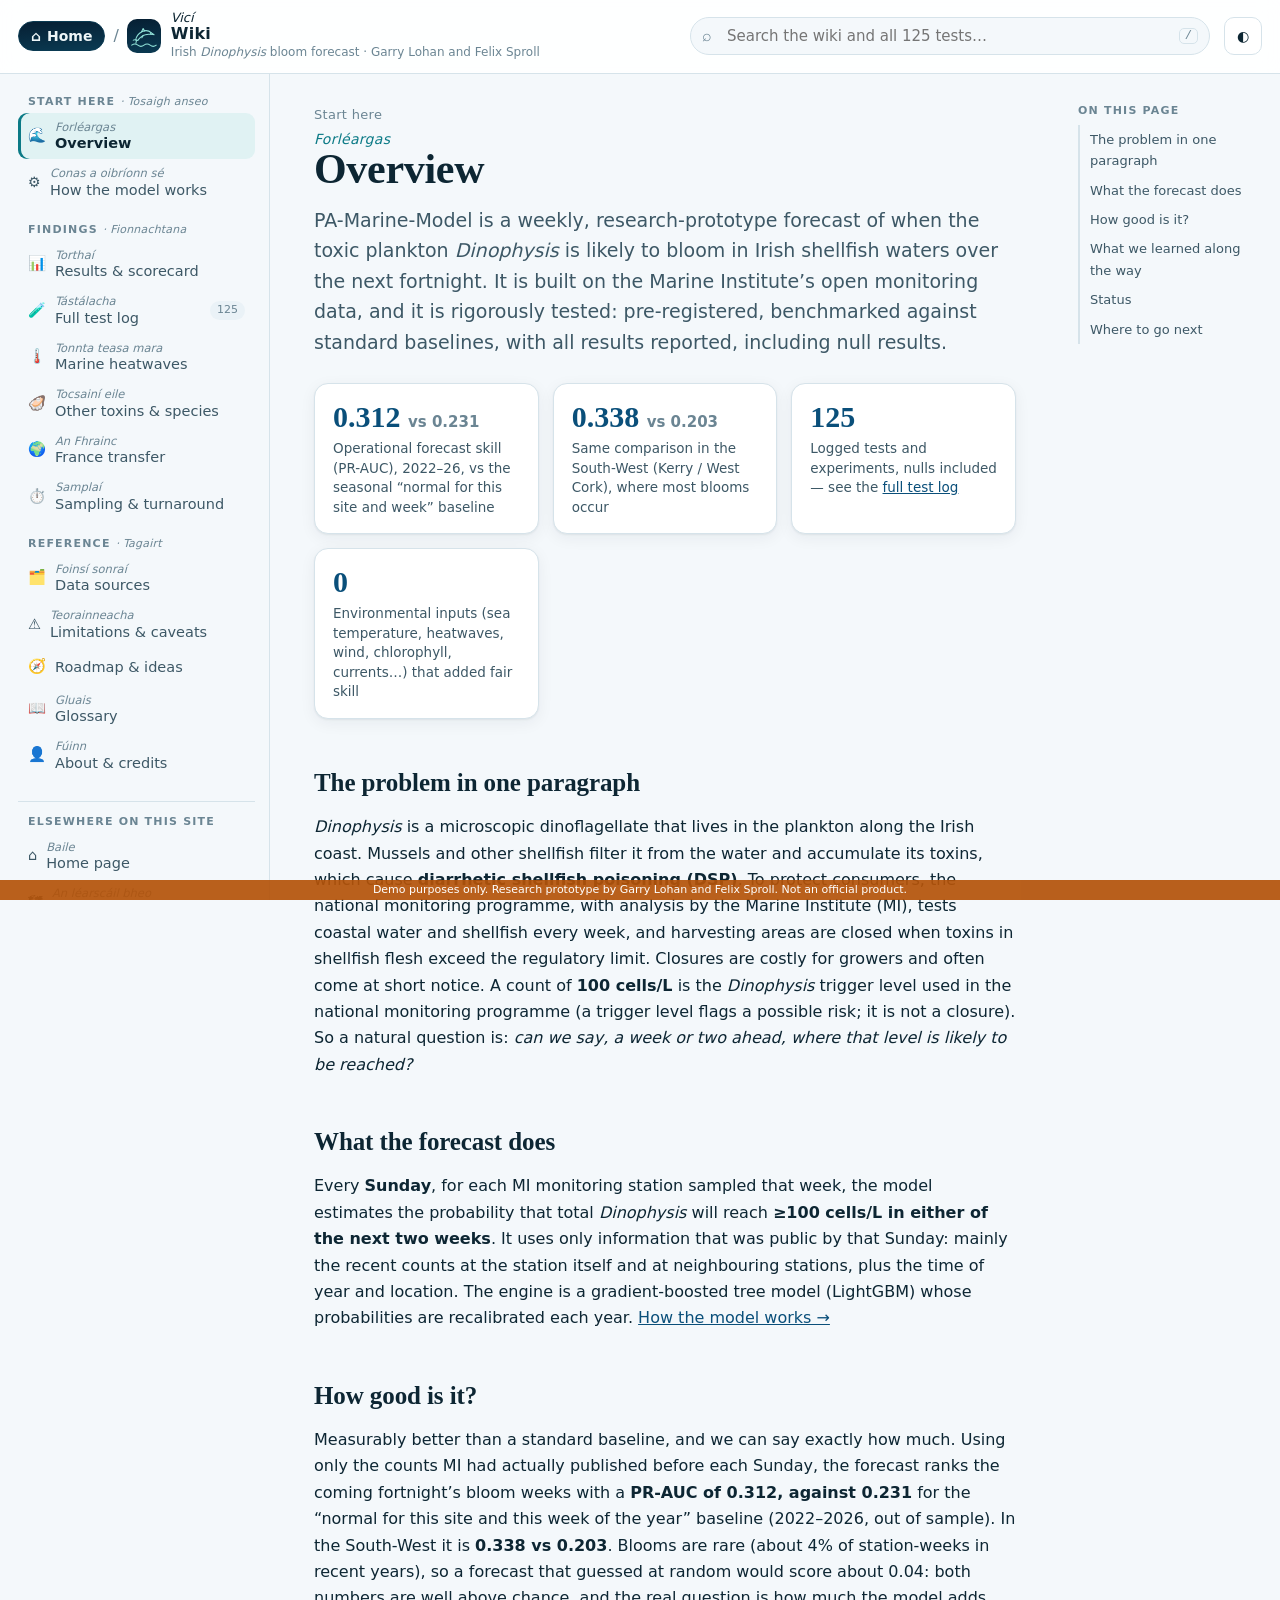
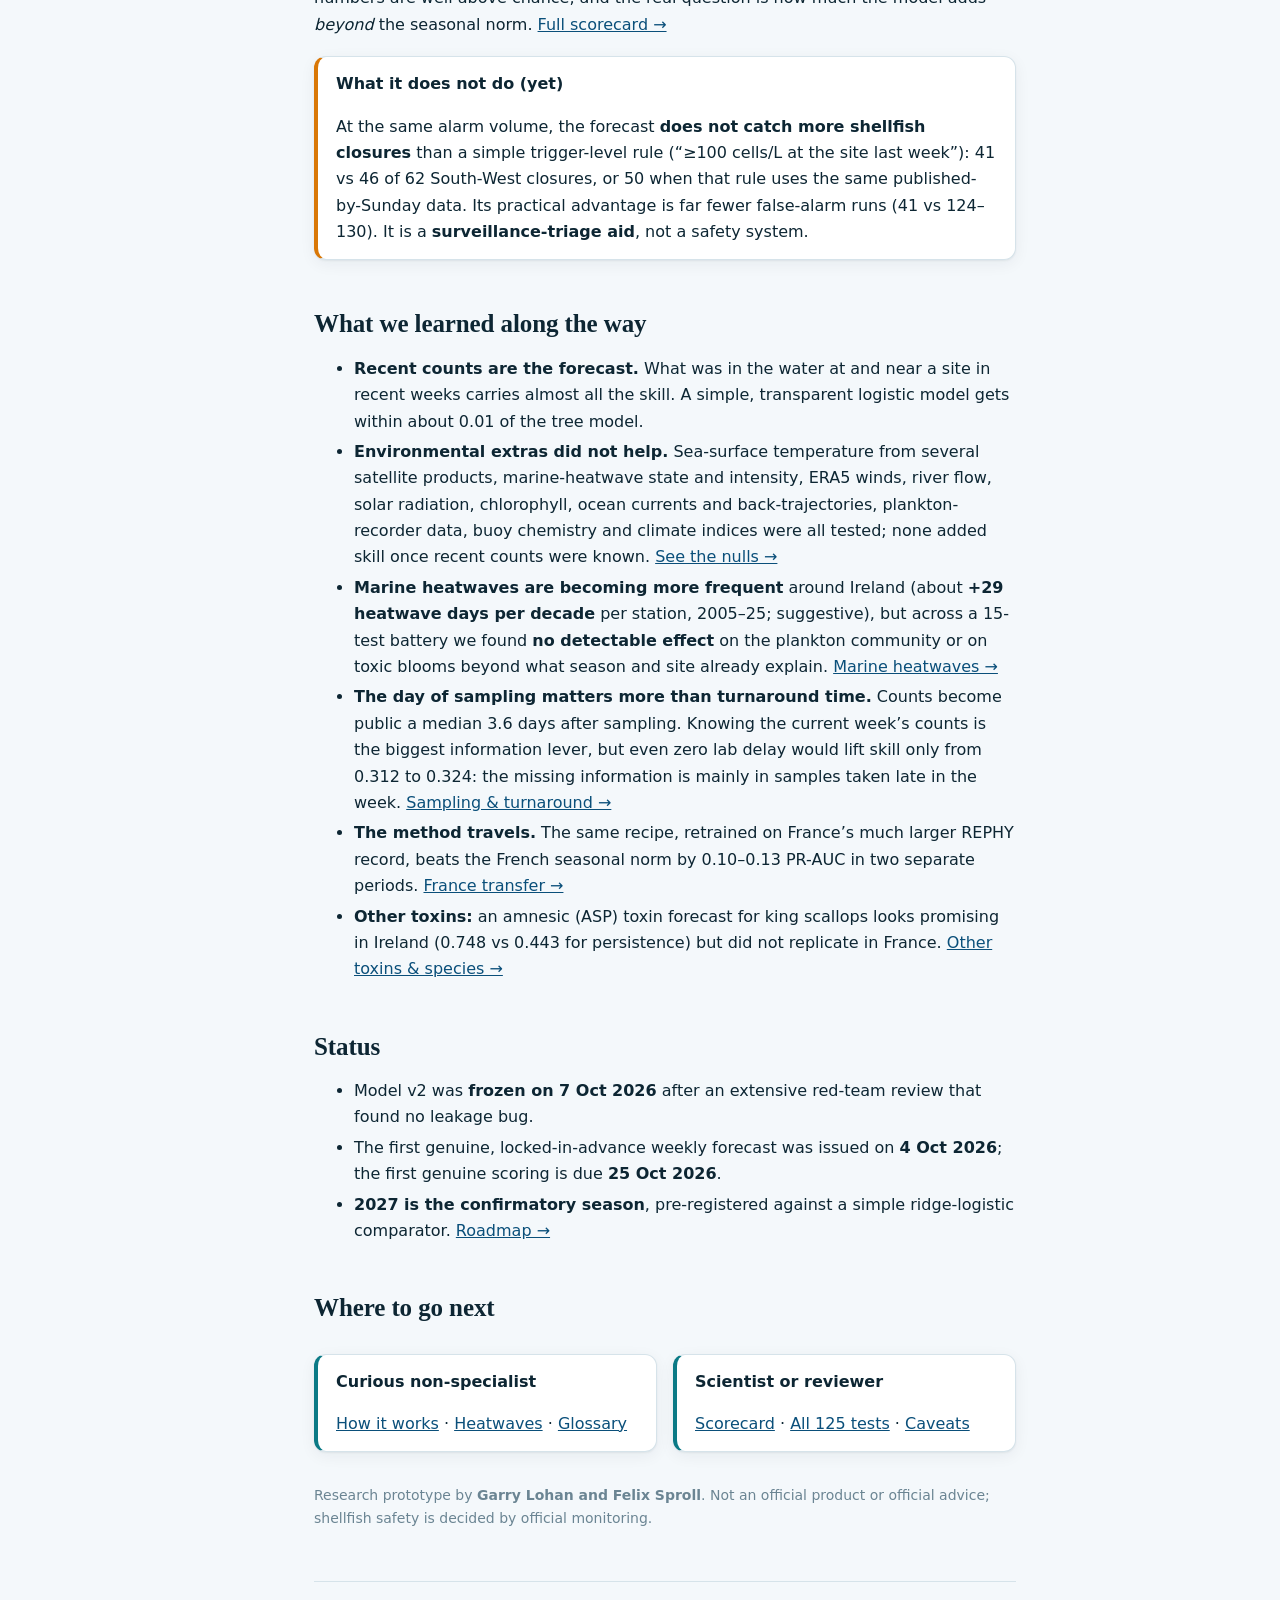
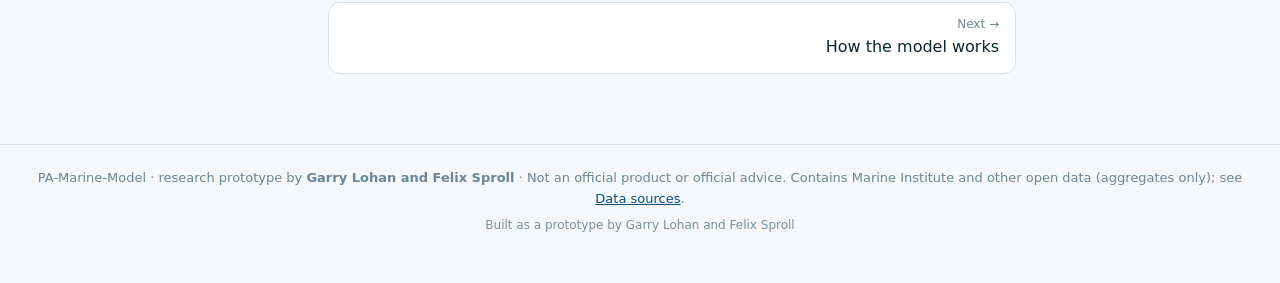
<file: wiki/index.html>
<!doctype html>
<html lang="en">
<head>
<meta charset="utf-8">
<meta name="viewport" content="width=device-width, initial-scale=1">
<title>PA-Marine-Model wiki · Irish Dinophysis bloom forecast</title>
<meta name="description" content="Wiki for PA-Marine-Model, a research prototype weekly forecast of Dinophysis (DSP shellfish toxin) blooms in Irish waters, by Garry Lohan and Felix Sproll.">
<meta name="author" content="Garry Lohan and Felix Sproll">
<meta name="theme-color" content="#061f33">
<script>(function(){try{var m=/[?&]theme=(dark|light)/.exec(location.search);var t=m?m[1]:localStorage.getItem('pa-theme');if(!t)t=matchMedia('(prefers-color-scheme: dark)').matches?'dark':'light';document.documentElement.setAttribute('data-theme',t)}catch(e){}})();</script>
<link rel="stylesheet" href="assets/wiki.css">
</head>
<body>
<div class="stickyhead" id="stickyhead">
  <header class="top">
    <div class="topbar">
      <button class="iconbtn" id="menuBtn" aria-label="Open menu">☰</button>
      <a class="homelink" href="../" title="Back to the PA-Marine-Model home page"><span aria-hidden="true">⌂</span> Home</a><span class="crumbsep" aria-hidden="true">/</span>
      <a class="brand" href="#/overview"><svg class="logo dolphin" viewBox="0 0 64 64" fill="none" stroke="currentColor" stroke-width="2.4" stroke-linecap="round" stroke-linejoin="round" aria-hidden="true"><path d="M13 41 C16 24 36 13 49 25 L55 29 C47 28 41 27 35 29 C28 31 22 36 18 42 L13 41"/><path d="M26.5 22.4 L30 15 L33.5 20.8"/><path d="M30 31.2 L27 36"/><path d="M15.5 41.5 C12.5 40 10 40 7.5 41.5 M15.5 41.5 C14.5 44 13.5 46 13.5 48.5"/><circle cx="47.5" cy="25.3" r=".9" fill="currentColor"/><path d="M4 53 C9 49 13 49 18 53 S27 57 32 53 S41 49 46 53 S55 57 60 53"/></svg><span><i lang="ga" class="gacap">Vicí</i><span class="sep" aria-hidden="true"> · </span><b>Wiki</b><small>Irish <i>Dinophysis</i> bloom forecast · Garry Lohan and Felix Sproll</small></span></a>
      <div class="search" role="search">
        <span class="ico" aria-hidden="true">⌕</span>
        <input id="q" type="search" placeholder="Search the wiki and all 125 tests…" autocomplete="off" aria-label="Search">
        <kbd>/</kbd>
        <div class="results" id="results" role="listbox"></div>
      </div>
      <button class="iconbtn" id="themeBtn" aria-label="Toggle dark mode" title="Toggle light / dark">◐</button>
    </div>
  </header>
</div>
<div class="scrim" id="scrim"></div>
<div class="layout">
  <nav class="side" id="side" aria-label="Wiki pages"></nav>
  <main id="main"><article id="view"><p>Loading…</p></article></main>
  <aside class="toc" id="toc" aria-label="On this page"></aside>
</div>
<footer class="foot">PA-Marine-Model · research prototype by <strong>Garry Lohan and Felix Sproll</strong> · Not an official product or official advice. Contains Marine Institute and other open data (aggregates only); see <a href="#/data">Data sources</a>.<br><span class="pa-credit">Built as a prototype by Garry Lohan and Felix Sproll</span></footer>
<div class="disclaimer" role="note">Demo purposes only. Research prototype by Garry Lohan and Felix Sproll. Not an official product.</div>
<div class="lightbox" id="lightbox"><img alt=""></div>
<noscript><p style="padding:20px">This wiki needs JavaScript. A summary is on the <a href="../">landing page</a>.</p></noscript>
<script src="assets/tests.js"></script>
<script src="assets/pages.js"></script>
<script src="assets/wiki.js"></script>
</body>
</html>
</file>
<file: styles.css>
:root{--bg:#f3f8f9;--panel:#fff;--ink:#0d2633;--ink2:#3d5866;--muted:#6b8593;--line:#d6e3ea;--accent:#0f7c80;--deep:#061f33;--glass:#8fe0d6;--warn:#d97706;--shadow:0 1px 2px rgba(13,38,51,.06),0 8px 26px rgba(13,38,51,.09);
--sans:system-ui,-apple-system,"Segoe UI",Roboto,"Helvetica Neue",Arial,sans-serif;--serif:"Iowan Old Style","Palatino Linotype",Palatino,Georgia,serif;color-scheme:light}
[data-theme="dark"]{--bg:#06141c;--panel:#0d2431;--ink:#e4f1f6;--ink2:#b4cbd6;--muted:#87a3b1;--line:#1d3a49;--accent:#8fe0d6;--shadow:0 1px 2px rgba(0,0,0,.3),0 8px 24px rgba(0,0,0,.3);color-scheme:dark}
*{box-sizing:border-box}
body{margin:0;background:var(--bg);color:var(--ink);font:16px/1.6 var(--sans);-webkit-font-smoothing:antialiased}
a{color:var(--accent)}
.wrap{max-width:1120px;margin:0 auto;padding:0 20px}
.ga{display:block;font:italic 500 13px/1.3 var(--serif);letter-spacing:.3px;color:var(--accent);margin-bottom:3px}

/* ---------- compact dolphin header (trial A) ---------- */
.hero{color:#eef6f8;background:radial-gradient(700px 300px at 90% -20%,rgba(143,224,214,.18),transparent 60%),linear-gradient(175deg,#061f33 0%,#0a3a52 100%);padding:10px 0 34px}
.topline{display:flex;align-items:center;gap:4px;margin-bottom:18px}
.brandlink{display:flex;align-items:center;gap:9px;color:#eef6f8;text-decoration:none;margin-right:auto}
.brandlink .mark{width:30px;height:30px;color:var(--glass)}
.brand{font:600 15.5px var(--sans);letter-spacing:.3px}
.toplink{color:#eef6f8;text-decoration:none;font-weight:600;font-size:15px;padding:8px 11px;border-radius:10px;opacity:.9}
.toplink:hover{background:rgba(255,255,255,.1);opacity:1}
.iconbtn{border:1px solid rgba(255,255,255,.3);background:rgba(255,255,255,.06);color:#fff;border-radius:10px;height:34px;width:38px;cursor:pointer;font-size:15px;margin-left:4px}
.headline{display:flex;align-items:center;gap:18px}
.emblem{flex:none;width:76px;height:76px;color:var(--glass)}
.eyebrow{margin:0 0 4px;font-size:12px;letter-spacing:1.6px;text-transform:uppercase;color:#b9d3dc}
.eyebrow i{text-transform:none;letter-spacing:.3px;font:italic 14px var(--serif);color:var(--glass)}
.hero h1{font:500 clamp(26px,4.2vw,44px)/1.12 var(--serif);margin:0 0 6px;letter-spacing:-.3px}
.hero .sub{margin:0;color:#b9d3dc;font-size:clamp(15px,1.5vw,18px);line-height:1.45;max-width:640px}

/* ---------- embedded live map ---------- */
.mapzone{margin-top:-20px}
.mapbar{display:flex;align-items:center;justify-content:space-between;gap:10px;background:#0a3a52;color:#d7ecef;border-radius:16px 16px 0 0;padding:8px 14px;font-size:13.5px}
.mapbar i{color:var(--glass)}
.mapbar small{display:block;font-size:11.5px;opacity:.75}
.mapbar .fs{color:#fff;font-weight:650;text-decoration:none;border:1px solid rgba(255,255,255,.35);border-radius:999px;padding:4px 12px;white-space:nowrap}
.mapbar .fs:hover{background:rgba(255,255,255,.12)}
.mapframe{height:72vh;min-height:440px;max-height:820px;background:#dfeaee;border:1px solid var(--line);border-top:0;border-radius:0 0 16px 16px;overflow:hidden;box-shadow:var(--shadow)}
.mapframe iframe{display:block;width:100%;height:100%;border:0}
.btn{display:flex;flex-direction:column;align-items:center;justify-content:center;text-align:center;min-height:64px;padding:10px 26px;border-radius:16px;text-decoration:none;transition:transform .15s ease,box-shadow .15s ease}
.btn .bt{font:700 18px/1.2 var(--sans)}
.btn .ga{font-size:13.5px;margin:2px 0 0;color:inherit;opacity:.8}
.btn.primary{background:linear-gradient(135deg,#061f33,#0a3a52);color:#fff;box-shadow:0 10px 26px rgba(6,31,51,.28),0 0 0 3px rgba(143,224,214,.35)}
.btn.primary .ga{color:var(--glass);opacity:1}
.btn:hover{transform:translateY(-2px)}
.arr{display:inline-block;transition:transform .15s}.btn:hover .arr{transform:translateX(4px)}
.btn.wide{margin:18px auto 10px;max-width:520px}
.btn.ghostbtn{min-height:52px;margin-top:0;color:var(--ink);border:1.5px solid var(--line);background:var(--panel)}
.btn.ghostbtn .bt{font-size:16.5px}.btn.ghostbtn .ga{color:var(--accent);opacity:1}
.btn:focus-visible,.card:focus-visible,.toplink:focus-visible,.views a:focus-visible{outline:3px solid #ffd479;outline-offset:3px}
.by{text-align:center;color:var(--muted);font-size:13.5px;margin:0}
.by i{font-family:var(--serif)}

/* ---------- how to read ---------- */
.sect{font:600 clamp(23px,3vw,30px)/1.15 var(--serif);margin:44px 0 14px}
.lead{font-size:17px;color:var(--ink2);max-width:820px;margin:0 0 16px}
.bands{list-style:none;padding:0;margin:0 0 20px;display:flex;flex-wrap:wrap;gap:10px}
.bands li{display:flex;align-items:center;gap:8px;background:var(--panel);border:1px solid var(--line);border-radius:999px;padding:6px 14px 6px 8px;font-size:14.5px}
.bands i{width:16px;height:16px;border-radius:50%;flex:none;box-shadow:inset 0 0 0 1px rgba(0,0,0,.12)}
.bands i.prov{opacity:.55;outline:2px dashed #b08a1e;outline-offset:1px}
.bands span{color:var(--muted)}
.views{display:grid;grid-template-columns:repeat(4,1fr);gap:12px}
.views a{display:block;text-decoration:none;color:var(--ink);background:var(--panel);border:1px solid var(--line);border-radius:14px;padding:14px 16px;transition:border-color .15s,transform .15s}
.views a:hover{border-color:var(--accent);transform:translateY(-2px)}
.views b{display:block;font:600 17px var(--serif);color:var(--accent)}
.views span{font-size:14px;color:var(--ink2)}

/* ---------- cards ---------- */
.cards{display:grid;grid-template-columns:repeat(6,1fr);gap:16px}
.card{grid-column:span 2;position:relative;overflow:hidden;display:flex;flex-direction:column;text-decoration:none;color:var(--ink);background:var(--panel);border:1px solid var(--line);border-radius:20px;padding:22px 22px 20px;box-shadow:var(--shadow);transition:transform .18s ease,box-shadow .18s ease,border-color .18s ease}
.card:nth-child(4),.card:nth-child(5){grid-column:span 3}
.card::before{content:"";position:absolute;left:0;top:0;right:0;height:4px;background:var(--c,var(--accent))}
.card::after{content:"";position:absolute;right:-60px;top:-60px;width:170px;height:170px;border-radius:50%;background:radial-gradient(circle,var(--c,var(--accent)) 0%,transparent 70%);opacity:.1;transition:opacity .18s,transform .18s}
.card:hover{transform:translateY(-4px);box-shadow:0 2px 4px rgba(13,38,51,.06),0 16px 36px rgba(13,38,51,.16);border-color:var(--c,var(--accent))}
.card:hover::after{opacity:.2;transform:scale(1.15)}
.c-tests{--c:#0f7c80}.c-null{--c:#6d63c9}.c-fr{--c:#2f6fd1}.c-mhw{--c:#d0652f}.c-tox{--c:#b83d72}
[data-theme="dark"] .c-tests{--c:#8fe0d6}[data-theme="dark"] .c-null{--c:#a99cf5}[data-theme="dark"] .c-fr{--c:#6ea5ff}[data-theme="dark"] .c-mhw{--c:#f0925e}[data-theme="dark"] .c-tox{--c:#ef7aaa}
.card .ga{color:var(--c)}
.card .big{font:600 44px/1 var(--serif);color:var(--c);letter-spacing:-.5px;margin:4px 0 2px}
.card .big small{font:600 15px var(--sans);letter-spacing:0;color:var(--muted)}
.c-tox .big{font-size:30px;letter-spacing:.5px;padding:7px 0 0}
.card h3{font:600 20px/1.25 var(--serif);margin:4px 0 8px}
.card p{color:var(--ink2);margin:0 0 14px;font-size:15px;flex:1}
.card .go{color:var(--c);font-weight:700;font-size:15px}

/* ---------- nuggets ---------- */
.nuggets{display:grid;grid-template-columns:repeat(4,1fr);gap:14px}
.nuggets a{display:block;text-decoration:none;color:var(--ink);background:var(--panel);border:1px solid var(--line);border-left:4px solid var(--accent);border-radius:14px;padding:14px 16px;box-shadow:var(--shadow);transition:transform .15s,border-color .15s}
.nuggets a:hover{transform:translateY(-2px);border-color:var(--accent)}
.nuggets b{display:block;font:600 22px/1.2 var(--serif);color:var(--accent);margin-bottom:4px}
.nuggets span{font-size:14.5px;color:var(--ink2)}
@media (max-width:900px){.nuggets{grid-template-columns:1fr 1fr}}
@media (max-width:600px){.nuggets{grid-template-columns:1fr}}

/* ---------- panels ---------- */
.two{display:grid;grid-template-columns:1fr 1fr;gap:16px;margin:40px 0 34px}
.panel{background:var(--panel);border:1px solid var(--line);border-left:4px solid var(--accent);border-radius:16px;padding:20px 24px;box-shadow:var(--shadow)}
.panel.warn{border-left-color:var(--warn)}
.panel h2{font:600 21px var(--serif);margin:0 0 8px}
.panel ul{padding-left:20px;margin:0}
.panel li{margin:7px 0;color:var(--ink2)}.panel li strong{color:var(--ink)}
.panel .more{margin:10px 0 0;font-weight:650}
.credit{background:var(--panel);border:1px solid var(--line);border-radius:18px;padding:22px 26px;margin-bottom:40px;box-shadow:var(--shadow)}
.credit h2{font:600 21px var(--serif);margin:0 0 6px}
.credit .small{font-size:14px;color:var(--muted)}
.foot{border-top:1px solid var(--line);padding:22px;text-align:center;color:var(--muted);font-size:13px}
.foot i{color:var(--accent);font-family:var(--serif);font-size:14px}

@media (max-width:900px){.views{grid-template-columns:1fr 1fr}.cards{grid-template-columns:1fr 1fr}.card,.card:nth-child(4),.card:nth-child(5){grid-column:span 1}.card:nth-child(5){grid-column:span 2}.two{grid-template-columns:1fr}}
@media (max-width:600px){
 .wrap{padding:0 12px}
 .hero{padding:8px 0 28px}
 .topline{margin-bottom:12px}
 .toplink{padding:8px 6px;font-size:14.5px}
 .brand{white-space:nowrap;font-size:14.5px}
 .headline{gap:12px}
 .emblem{width:52px;height:52px}
 .hero h1{font-size:24px}
 .hero .sub{font-size:14.5px}
 .eyebrow{display:none}
 .mapframe{height:70vh;min-height:380px}
 .lead{font-size:16px}
 .views{grid-template-columns:1fr 1fr;gap:10px}
 .cards{grid-template-columns:1fr}.card,.card:nth-child(n){grid-column:span 1}
}
@media (max-width:370px){.brand{display:none}}

/* subtle bottom disclaimer strip */
.disclaimer{position:fixed;left:0;right:0;bottom:0;z-index:40;background:color-mix(in srgb,#b45309 92%,transparent);color:#fff;font:500 11px/1.3 system-ui,-apple-system,"Segoe UI",Roboto,sans-serif;text-align:center;padding:3px 10px;padding-bottom:calc(3px + env(safe-area-inset-bottom));white-space:nowrap;overflow:hidden;text-overflow:ellipsis}
body{padding-bottom:26px}
@media (max-width:600px){.disclaimer{white-space:normal;font-size:10px;padding:2px 8px calc(2px + env(safe-area-inset-bottom))}body{padding-bottom:34px}}

/* =========================================================
   Craft pass: ocean motion, typography, micro-interactions,
   season radial, line-art creatures
   ========================================================= */
body{text-rendering:optimizeLegibility;font-feature-settings:"kern" 1}
.hero h1,.sect,.card h3{text-wrap:balance}
.hero .sub,.lead,.card p{text-wrap:pretty}
.big,.stat .v,.nuggets b,.bands span{font-variant-numeric:tabular-nums lining-nums}
.sr-only{position:absolute;width:1px;height:1px;padding:0;margin:-1px;overflow:hidden;clip:rect(0,0,0,0);white-space:nowrap;border:0}
::selection{background:rgba(143,224,214,.45)}

/* hero: slow layered swell + soft glints */
.hero{position:relative;overflow:hidden;padding-bottom:54px}
.hero>.wrap{position:relative;z-index:2}
.ocean{position:absolute;left:0;right:0;bottom:0;height:78px;pointer-events:none;z-index:1}
.sw{position:absolute;left:0;bottom:0;width:200%;height:100%;fill:none;stroke:var(--glass);stroke-linecap:round}
.sw.s1{opacity:.16;stroke-width:1.4;animation:swell 34s linear infinite}
.sw.s2{opacity:.26;stroke-width:1.2;animation:swell 24s linear infinite reverse}
.sw.s3{opacity:.12;stroke-width:1;animation:swell 18s linear infinite}
@keyframes swell{from{transform:translateX(0)}to{transform:translateX(-50%)}}
.glint{position:absolute;bottom:30px;width:3px;height:3px;border-radius:50%;background:#dffbf6;box-shadow:0 0 8px 2px rgba(143,224,214,.55);opacity:0;animation:glint 7s ease-in-out infinite}
.glint.g1{left:12%;animation-delay:.5s}.glint.g2{left:58%;bottom:44px;animation-delay:2.8s}.glint.g3{left:86%;bottom:22px;animation-delay:5s}
@keyframes glint{0%,100%{opacity:0;transform:translateY(4px)}45%{opacity:.9}60%{opacity:0;transform:translateY(-6px)}}
.emblem.bob{animation:bob 6.5s ease-in-out infinite;transform-origin:50% 70%}
@keyframes bob{0%,100%{transform:translateY(0) rotate(0)}50%{transform:translateY(-3px) rotate(-2deg)}}
.hero h1{letter-spacing:-.6px}
.hero h1 em{font-style:italic;color:#d9f7f2}
.eyebrow{letter-spacing:2px}

/* micro-interactions */
.btn:active,.card:active,.views a:active,.nuggets a:active{transform:translateY(0) scale(.985)}
.btn.primary{background-size:200% 100%;background-image:linear-gradient(120deg,#061f33 0%,#0a3a52 45%,#11506b 55%,#0a3a52 65%,#061f33 100%);background-position:100% 0;transition:background-position .6s ease,transform .15s ease,box-shadow .15s ease}
.btn.primary:hover{background-position:0 0}
.more a,.credit a,.small a{text-decoration:none;background:linear-gradient(currentColor,currentColor) 0 100%/0 1.5px no-repeat;transition:background-size .25s ease;padding-bottom:1px}
.more a:hover,.credit a:hover,.small a:hover{background-size:100% 1.5px}
.card .go{display:inline-flex;gap:4px;transition:gap .18s ease}
.card:hover .go{gap:9px}
.mapframe{transition:box-shadow .3s ease}
.mapframe:hover{box-shadow:0 2px 6px rgba(13,38,51,.08),0 20px 50px rgba(13,38,51,.18)}
.bands li{transition:transform .15s ease,border-color .15s ease}
.bands li:hover{transform:translateY(-1px);border-color:var(--accent)}

/* scroll reveal (only when JS is running) */
html.js .reveal{opacity:0;transform:translateY(14px);transition:opacity .7s ease,transform .7s cubic-bezier(.2,.7,.2,1)}
html.js .reveal.in{opacity:1;transform:none}
html.js .cards.reveal .card{opacity:0;transform:translateY(12px);transition:opacity .6s ease,transform .6s cubic-bezier(.2,.7,.2,1)}
html.js .cards.reveal.in .card{opacity:1;transform:none}
html.js .cards.reveal.in .card:nth-child(2){transition-delay:.07s}html.js .cards.reveal.in .card:nth-child(3){transition-delay:.14s}html.js .cards.reveal.in .card:nth-child(4){transition-delay:.21s}html.js .cards.reveal.in .card:nth-child(5){transition-delay:.28s}
html.js .cards.reveal.in .card:hover{transform:translateY(-4px);transition-delay:0s}

/* season at a glance */
.season-grid{display:grid;grid-template-columns:minmax(280px,440px) 1fr;gap:34px;align-items:center;background:var(--panel);border:1px solid var(--line);border-radius:22px;padding:22px 28px;box-shadow:var(--shadow);position:relative;overflow:hidden}
.season-grid::after{content:"";position:absolute;right:-90px;bottom:-90px;width:260px;height:260px;border-radius:50%;border:1px solid var(--line);box-shadow:0 0 0 22px rgba(143,224,214,.06),0 0 0 44px rgba(143,224,214,.04);pointer-events:none}
.radial-wrap{margin:0}
.radial{max-width:440px;margin:0 auto;aspect-ratio:1}
.rad-svg{width:100%;height:auto;display:block;overflow:visible}
.rad-ring{fill:none;stroke:var(--line);stroke-width:1}.rad-ring.faint{stroke-dasharray:2 4}
.rad-tick{stroke:var(--line);stroke-width:1}
.rad-month{font:600 11.5px var(--sans);fill:var(--muted);letter-spacing:.4px}
.rad-arc{fill:none;stroke:var(--accent);stroke-width:5;stroke-linecap:round;opacity:.55}
.rad-med{fill:var(--panel);stroke:var(--accent);stroke-width:2.5}
.spk{transition:opacity .2s ease,transform .5s cubic-bezier(.2,.7,.2,1);transform-origin:200px 200px}
.radial.hovering .spk{opacity:.45}.radial.hovering .spk.on{opacity:1}
html.js .season.reveal .spk{transform:scale(.55);opacity:0;transition:opacity .5s ease calc(var(--i)*12ms),transform .8s cubic-bezier(.2,.7,.2,1) calc(var(--i)*12ms)}
html.js .season.reveal.in .spk{transform:none;opacity:1}
html.js .season.reveal.in .radial.hovering .spk{opacity:.45}html.js .season.reveal.in .radial.hovering .spk.on{opacity:1}
.rad-now{stroke:#d0652f;stroke-width:1.6;stroke-dasharray:3 3}.rad-now-dot{fill:#d0652f}
.rad-c1{font:600 12px var(--sans);fill:var(--muted);letter-spacing:1.4px;text-transform:uppercase}
.rad-c2{font:500 24px var(--serif);fill:var(--ink)}
.rad-c3{font:500 12.5px var(--sans);fill:var(--muted);font-variant-numeric:tabular-nums}
.season-text .lead{margin-bottom:14px}
.season-keys{list-style:none;padding:0;margin:0 0 16px}
.season-keys li{display:flex;gap:12px;align-items:flex-start;margin:9px 0;color:var(--ink2);font-size:15.5px}
.season-keys i{flex:none;margin-top:5px;width:22px;height:12px;border-radius:3px}
.k-spoke{background:linear-gradient(90deg,#9fe2d8,#0f7c80 65%,#e68c46)}
.k-arc{height:5px!important;margin-top:9px!important;background:var(--accent);opacity:.6;border-radius:3px}
.k-now{height:0!important;margin-top:10px!important;border-top:2px dashed #d0652f;border-radius:0!important}
.seanfhocal{margin:6px 0 10px;padding:10px 0 10px 16px;border-left:3px solid var(--glass)}
.seanfhocal p{margin:0;font:italic 19px/1.35 var(--serif);color:var(--ink)}
.seanfhocal footer{font-size:13.5px;color:var(--muted);margin-top:3px}
.seanfhocal .src{font-variant:small-caps;letter-spacing:.6px;margin-left:4px}

/* creatures: line-art row with Irish names on hover / focus / tap */
.creatures{margin:6px 0 40px;text-align:center}
.crit-h{font-size:14px;color:var(--muted);margin:0 0 10px}
.crit-h [lang="ga"]{font:italic 15px var(--serif);color:var(--accent)}
.crit-h .hint{opacity:.75}
.crit{list-style:none;padding:0;margin:0 auto;display:flex;flex-wrap:wrap;justify-content:center;gap:6px 4px;max-width:820px}
.crit li{position:relative;width:92px;padding:8px 4px 4px;border-radius:14px;cursor:default;outline:none;transition:background .2s ease}
.crit svg{width:46px;height:46px;fill:none;stroke:var(--accent);stroke-width:1.7;stroke-linecap:round;stroke-linejoin:round;transition:transform .35s cubic-bezier(.2,.7,.2,1)}
.crit .en,.crit .ir{display:block;font-size:12.5px;line-height:1.3;transition:opacity .25s ease,transform .25s ease}
.crit .en{color:var(--muted)}
.crit .ir{position:absolute;left:0;right:0;bottom:4px;font:italic 15px var(--serif);color:var(--accent);opacity:0;transform:translateY(4px)}
.crit li:hover,.crit li:focus-visible,.crit li.show{background:rgba(143,224,214,.12)}
.crit li:hover svg,.crit li:focus-visible svg,.crit li.show svg{transform:translateY(-3px) rotate(-4deg)}
.crit li:hover .en,.crit li:focus-visible .en,.crit li.show .en{opacity:0;transform:translateY(-4px)}
.crit li:hover .ir,.crit li:focus-visible .ir,.crit li.show .ir{opacity:1;transform:none}
.crit li:focus-visible{box-shadow:0 0 0 3px #ffd479}
.seanfhocal-f{margin:0 0 8px;font-size:13.5px}
.seanfhocal-f [lang="ga"]{font:italic 15px var(--serif);color:var(--accent)}
.seanfhocal-f .tr{color:var(--muted)}

@media (max-width:900px){.season-grid{grid-template-columns:1fr;gap:14px;padding:18px}.radial{max-width:360px}}
@media (max-width:600px){.crit li{width:76px}.crit svg{width:40px;height:40px}.ocean{height:60px}.hero{padding-bottom:44px}}
@media (prefers-reduced-motion:reduce){.sw,.glint,.emblem.bob{animation:none}.glint{display:none}html.js .reveal,html.js .cards.reveal .card,html.js .season.reveal .spk{opacity:1;transform:none;transition:none}}
.spk.zero{fill:var(--line)}
html.js .season.reveal.settled .spk{transition:none;transform:none;opacity:1}
html.js .season.reveal.settled .radial.hovering .spk{opacity:.45}html.js .season.reveal.settled .radial.hovering .spk.on{opacity:1}
html.js .cards.reveal.settled .card{transition:transform .18s ease,box-shadow .18s ease}
.mapzone{position:relative;z-index:3}
html.js .reveal.settled{opacity:1;transform:none;transition:none}
html.js .cards.reveal.settled .card{opacity:1}
html.js .cards.reveal.settled .card:not(:hover){transform:none}

/* ---- Features · Gnéithe menu (marine palette) ---- */
.feat{position:relative}
.featbtn{display:inline-flex;align-items:center;gap:6px;background:linear-gradient(180deg,rgba(15,124,128,.45),rgba(6,31,51,.55));border:1px solid rgba(143,224,214,.45);border-radius:999px;color:#eef6f8;cursor:pointer;font:inherit;font-weight:600;font-size:15px;padding:6px 13px;margin-right:4px;touch-action:manipulation}
.featbtn .fb-ga{font-family:var(--serif);color:var(--glass);font-size:.92em;font-weight:400}
.featbtn .spark{color:var(--glass);display:inline-block;transition:transform .5s}
.featbtn:hover .spark,.featbtn[aria-expanded="true"] .spark{transform:rotate(72deg) scale(1.15)}
.featbtn:focus-visible,.iconbtn:focus-visible,.toplink:focus-visible,.brandlink:focus-visible{outline:3px solid #ffd479;outline-offset:2px}
.featmenu{position:fixed;z-index:1400;width:min(370px,92vw);max-height:min(78vh,660px);overflow:auto;-webkit-overflow-scrolling:touch;background:linear-gradient(180deg,#0a2c44,#061f33);border:1px solid rgba(143,224,214,.38);border-radius:16px;padding:8px;box-shadow:0 18px 50px rgba(0,0,0,.45);animation:fm-in .22s ease-out}
.featmenu[hidden]{display:none}
@keyframes fm-in{from{opacity:0;transform:translateY(-6px) scale(.97)}to{opacity:1;transform:none}}
.featmenu a{display:flex;gap:12px;align-items:flex-start;padding:9px 10px;border-radius:12px;color:#eef6f8;text-decoration:none}
.featmenu a:hover,.featmenu a:focus-visible{background:rgba(143,224,214,.12);outline:none}
.featmenu a:hover svg{transform:rotate(-8deg) scale(1.08)}
.featmenu svg{flex:0 0 30px;width:30px;height:30px;padding:5px;border-radius:10px;background:rgba(143,224,214,.1);border:1px solid rgba(143,224,214,.3);fill:none;stroke:var(--glass);stroke-width:1.6;stroke-linecap:round;stroke-linejoin:round;transition:transform .25s;color:var(--glass)}
.featmenu b{display:block;font-weight:600;font-size:14.5px}
.featmenu i{display:block;font-family:var(--serif);color:var(--glass);font-size:13px}
.featmenu small{display:block;color:#9fb9c6;font-size:12px;margin-top:1px}
.featmenu a[data-act="egg"]{background:radial-gradient(120% 140% at 0% 50%,rgba(143,224,214,.16),transparent 60%)}
.fm-foot{margin:6px 10px 4px;font-size:11.5px;color:#9fb9c6}
.fm-foot kbd{font:11px var(--sans);border:1px solid rgba(143,224,214,.4);border-radius:4px;padding:0 4px}
[data-theme="light"] .featmenu{background:#fbfefe;border-color:#9cd3cc}
[data-theme="light"] .featmenu a{color:#0d2633}[data-theme="light"] .featmenu i,[data-theme="light"] .featmenu svg{color:#0f7c80;stroke:#0f7c80}
[data-theme="light"] .featmenu small,[data-theme="light"] .fm-foot{color:#5d7785}
[data-theme="light"] .featmenu svg{background:rgba(15,124,128,.07);border-color:rgba(15,124,128,.25)}
[data-theme="light"] .featmenu a:hover,[data-theme="light"] .featmenu a:focus-visible{background:rgba(15,124,128,.08)}
.brandlink{touch-action:manipulation;-webkit-tap-highlight-color:transparent;-webkit-user-select:none;user-select:none}
.brandlink .mark{transition:transform .25s}
.brandlink.tap1 .mark{transform:rotate(-8deg) scale(1.06)}.brandlink.tap2 .mark{transform:rotate(-16deg) scale(1.12)}
@media (max-width:600px){
 .toplink.opt{display:none}
 .featbtn{padding:6px 11px;font-size:14px}
 .featmenu{left:4vw;right:4vw;width:auto;max-height:calc(100vh - 120px)}
 .brand{font-size:14.5px}
}

/* ---- Credit ---- */
.pa-credit{text-align:center;font:12px/1.5 var(--sans);color:var(--muted);margin:10px 0 14px;opacity:.9}
.pa-credit a{color:var(--muted);text-decoration:underline;text-decoration-color:var(--line);text-underline-offset:2px}
.pa-credit a:hover{color:var(--accent)}
.foot{padding-bottom:40px}

/* ---- toast + dolphin's hello ---- */
.toast{position:fixed;left:50%;bottom:44px;transform:translateX(-50%) translateY(20px);opacity:0;pointer-events:none;transition:opacity .4s,transform .4s;background:#061f33;color:#eef6f8;border:1px solid var(--glass);border-radius:14px;padding:10px 16px;z-index:1300;font:14.5px/1.4 var(--sans);max-width:min(560px,92vw);text-align:center;box-shadow:0 12px 34px rgba(0,0,0,.35);cursor:pointer}
.toast.show{opacity:1;transform:translateX(-50%) translateY(0);pointer-events:auto}
.toast i{font-family:var(--serif);color:var(--glass);font-size:15.5px}
.toast small{display:block;color:#9fb9c6;font-size:12px;margin-top:2px}
.mapframe{position:relative}
.egg-layer{position:absolute;inset:0;pointer-events:none;z-index:5;overflow:hidden}
.egg-layer.live{pointer-events:auto;cursor:pointer}
.egg-layer svg{position:absolute;left:0;top:0;width:100%;height:100%;overflow:visible}
.egg-layer .dol{fill:#eaf8f6;stroke:#0b4f5c;stroke-width:1.6;stroke-linecap:round;stroke-linejoin:round}
.egg-layer .dol .ln{fill:none}
.egg-layer .rip{fill:none;stroke:#0f7c80;stroke-width:1.6}
.egg-layer .fish{fill:#f6fbfb;stroke:#0b4f5c;stroke-width:1.2;stroke-linejoin:round}
.egg-layer .drop{fill:#8fe0d6;stroke:#0b4f5c;stroke-width:.6}
.egg-layer .pin{fill:none;stroke:#0f7c80;stroke-width:1.2;stroke-dasharray:2 3}
.egg-layer .lbl{font:italic 600 13px var(--serif);fill:#0b4f5c;paint-order:stroke;stroke:#fff;stroke-width:3px}

/* bilingual labels: Irish on its own line above the English; the " · " separator shows only without CSS */
.sep{position:absolute;width:1px;height:1px;overflow:hidden;clip:rect(0 0 0 0);white-space:nowrap}
.featmenu i{font-size:12.5px;margin-bottom:1px}
.featbtn .fb-stack{display:inline-flex;flex-direction:column;align-items:flex-start;line-height:1.1;text-align:left}
.featbtn .fb-stack .fb-ga{font-size:11px}
.mapbar .gacap{display:block;font-size:12px}
.btn .ga{margin:0 0 2px}
</file>
<file: tour/tour.css>
:root{--n1:#061f33;--n2:#0a3a52;--ink:#eef6f8;--soft:#b9d3dc;--glass:#8fe0d6;--sans:system-ui,-apple-system,"Segoe UI",Roboto,"Helvetica Neue",Arial,sans-serif;--serif:"Iowan Old Style","Palatino Linotype",Palatino,Georgia,serif}
*{box-sizing:border-box}
html,body{height:100%}
body{margin:0;background:radial-gradient(900px 500px at 90% -10%,rgba(143,224,214,.14),transparent 60%),linear-gradient(175deg,var(--n1) 0%,var(--n2) 100%) fixed;color:var(--ink);font:18px/1.55 var(--sans);-webkit-font-smoothing:antialiased;overflow:hidden}
a{color:var(--glass)}
kbd{font:600 .8em var(--sans);border:1px solid rgba(255,255,255,.35);border-radius:6px;padding:1px 7px;background:rgba(255,255,255,.06)}
[lang="ga"]{font-family:var(--serif);font-style:italic}
.tbar{position:fixed;top:0;left:0;right:0;z-index:20;display:flex;align-items:center;gap:14px;padding:10px 20px;background:linear-gradient(180deg,rgba(6,31,51,.92),rgba(6,31,51,0))}
.home{display:flex;align-items:center;gap:9px;color:var(--ink);text-decoration:none;font-weight:600;font-size:15px}
.mk{width:28px;height:28px;color:var(--glass);stroke-width:2.2}
.ttl{color:var(--soft);font-size:14px;margin-left:6px}
.tlinks{margin-left:auto;display:flex;gap:4px}.tlinks a{color:var(--ink);text-decoration:none;font-weight:600;font-size:15px;padding:6px 10px;border-radius:9px}.tlinks a:hover{background:rgba(255,255,255,.1)}
#deck{position:fixed;inset:0;bottom:0}
.step{position:absolute;inset:0;display:flex;align-items:center;justify-content:center;padding:64px 6vw 96px;opacity:0;visibility:hidden;transform:translateX(30px);transition:opacity .35s ease,transform .35s ease,visibility 0s .35s;overflow-y:auto}
.step.on{opacity:1;visibility:visible;transform:none;transition:opacity .35s ease,transform .35s ease}
.step.before{transform:translateX(-30px)}
.inner{width:100%;max-width:1100px;margin:auto}
.inner.center{text-align:center}
.step .notes{display:none}
.kick{margin:0 0 10px;font-size:15px;letter-spacing:1.6px;text-transform:uppercase;color:var(--soft)}
.kick i{text-transform:none;letter-spacing:.3px;font-size:19px;color:var(--glass)}
h1{font:500 clamp(36px,5.6vw,72px)/1.08 var(--serif);margin:0 0 18px;letter-spacing:-.5px}
h2{font:500 clamp(30px,4.2vw,54px)/1.12 var(--serif);margin:0 0 22px;letter-spacing:-.3px;max-width:1000px}
h2.sm{font-size:clamp(24px,2.6vw,34px)}
.lead{font-size:clamp(19px,2vw,26px);color:var(--soft);max-width:860px;margin:0 auto 20px}
.who{font-size:clamp(17px,1.7vw,22px);color:var(--ink);font-weight:600;margin:0 0 14px}
.hint{color:var(--soft);font-size:15px;margin-top:26px}
.big-dolphin{width:clamp(90px,11vw,150px);height:clamp(90px,11vw,150px);color:var(--glass);stroke-width:1.6;display:block;margin:0 auto 10px}
.pts{margin:0 0 18px;padding-left:1.1em;font-size:clamp(18px,1.75vw,24px);max-width:1000px}
.pts li{margin:0 0 12px}
.pts b{color:#fff}
.q{font:italic clamp(22px,2.4vw,32px)/1.3 var(--serif);color:var(--glass);margin:18px 0}
.plain,.caveat{font-size:clamp(17px,1.5vw,21px);color:var(--soft);max-width:1000px}
.plain b,.caveat b{color:#fff}
.caveat{border-left:4px solid #f2994a;padding:6px 0 6px 16px}
.more{font-size:17px;margin:18px 0 0}.more a{font-weight:650}
.nums{display:grid;grid-template-columns:repeat(3,1fr);gap:16px;margin:0 0 24px}
.nums div{background:rgba(255,255,255,.06);border:1px solid rgba(143,224,214,.25);border-radius:18px;padding:16px 20px}
.nums b{display:block;font:500 clamp(30px,3.6vw,48px)/1.05 var(--serif);color:var(--glass)}
.nums b small{font:600 .42em var(--sans);color:var(--soft)}
.nums span{font-size:clamp(15px,1.3vw,18px);color:var(--soft)}
.btns{display:flex;flex-wrap:wrap;gap:12px;margin-top:10px}.btns.center{justify-content:center;margin:20px 0}
.b{display:inline-block;padding:14px 24px;border-radius:14px;background:var(--ink);color:var(--n1);text-decoration:none;font-weight:700;font-size:18px}
.b.ghost{background:transparent;color:var(--ink);border:1.5px solid rgba(255,255,255,.5)}
.small{font-size:16px;color:var(--soft)}.dim{max-width:820px;margin:26px auto 0;font-size:14px}
.url{font:500 clamp(22px,2.6vw,34px) var(--serif);color:var(--glass);margin:6px 0 4px}
/* map step */
.step.wide{padding-left:3vw;padding-right:3vw}
.split{display:grid;grid-template-columns:1.7fr 1fr;gap:26px;align-items:center;max-width:1400px}
.mapcol{display:flex;flex-direction:column;height:min(72vh,720px)}
.framebar{display:flex;justify-content:space-between;align-items:center;background:rgba(255,255,255,.08);border-radius:14px 14px 0 0;padding:7px 14px;font-size:15px}
.framebar i{color:var(--glass)}.framebar a{color:#fff;font-weight:650;text-decoration:none;border:1px solid rgba(255,255,255,.35);border-radius:999px;padding:3px 12px}
.frame{flex:1;border-radius:0 0 14px 14px;overflow:hidden;background:#dfeaee}
.frame iframe{width:100%;height:100%;border:0;display:block}
.side p{font-size:clamp(17px,1.45vw,20px);color:var(--soft)}
.legend{list-style:none;padding:0;margin:0 0 14px}
.legend li{display:flex;align-items:center;gap:10px;font-size:clamp(17px,1.45vw,20px);margin:7px 0;font-weight:600}
.legend li span{color:var(--soft);font-weight:400}
.legend i{width:20px;height:20px;border-radius:50%;flex:none;box-shadow:inset 0 0 0 1px rgba(0,0,0,.2)}
.legend i.prov{opacity:.6;outline:2px dashed #e0c25a;outline-offset:2px}
/* sampling */
.cols{display:grid;grid-template-columns:1fr 1.3fr;gap:30px;align-items:start}
.daybars div{display:grid;grid-template-columns:52px 1fr 54px;align-items:center;gap:12px;margin:12px 0}
.daybars span{font-weight:650;font-size:19px}
.daybars b{display:block;height:24px;border-radius:12px;background:linear-gradient(90deg,#3fb6b0,var(--glass));min-width:6px}
.daybars i{font-style:normal;font-weight:700;font-size:20px}
/* timeline */
.timeline{list-style:none;padding:0;margin:0 0 20px;border-left:3px solid rgba(143,224,214,.45)}
.timeline li{position:relative;padding:4px 0 14px 22px;font-size:clamp(18px,1.6vw,22px)}
.timeline li::before{content:"";position:absolute;left:-9px;top:12px;width:15px;height:15px;border-radius:50%;background:var(--glass)}
.timeline b{display:inline-block;min-width:150px;color:#fff}.timeline span{color:var(--soft)}
/* controls */
.ctrl{position:fixed;left:0;right:0;bottom:22px;z-index:20;background:linear-gradient(180deg,rgba(8,46,68,0),rgba(8,46,68,.92) 35%);display:flex;align-items:center;gap:10px;padding:8px 16px}
.ctrl button{background:rgba(255,255,255,.1);color:var(--ink);border:1px solid rgba(255,255,255,.3);border-radius:12px;min-width:48px;height:44px;font:600 16px var(--sans);cursor:pointer;padding:0 14px}
.ctrl button:hover{background:rgba(255,255,255,.2)}
.ctrl button[aria-pressed="true"]{background:var(--glass);color:var(--n1)}
.ctrl button:focus-visible,.b:focus-visible,a:focus-visible{outline:3px solid #ffd479;outline-offset:2px}
.prog{flex:1;height:5px;background:rgba(255,255,255,.15);border-radius:3px;overflow:hidden}
#bar{height:100%;width:0;background:var(--glass);transition:width .3s}
#count{font-size:14px;color:var(--soft);min-width:56px;text-align:center}
.notespanel{position:fixed;left:50%;transform:translateX(-50%);bottom:84px;z-index:30;width:min(900px,94vw);max-height:40vh;overflow:auto;background:rgba(3,16,27,.96);border:1px solid rgba(143,224,214,.4);border-radius:16px;padding:14px 20px;box-shadow:0 20px 50px rgba(0,0,0,.5);font-size:17px}
.notespanel p{margin:6px 0}.notespanel b{color:var(--glass)}
.notespanel .np-h{font-size:12px;letter-spacing:1.4px;text-transform:uppercase;color:var(--soft);margin:0 0 4px}
.disclaimer{position:fixed;left:0;right:0;bottom:0;z-index:40;background:color-mix(in srgb,#b45309 92%,transparent);color:#fff;font:500 11px/1.3 var(--sans);text-align:center;padding:3px 10px;white-space:nowrap;overflow:hidden;text-overflow:ellipsis}
@media (max-width:860px){
 body{font-size:16px}
 .step{padding:58px 18px 104px;align-items:flex-start}
 .split,.cols{grid-template-columns:1fr}
 .mapcol{height:56vh}
 .nums{grid-template-columns:1fr;gap:10px}
 .nums div{padding:10px 14px}
 .ttl{display:none}
 .ctrl{bottom:30px}.ctrl button{min-width:44px;padding:0 10px}
 #fsBtn{display:none}
 .disclaimer{white-space:normal;font-size:10px;padding:2px 8px}
}
@media (prefers-reduced-motion:reduce){.step{transition:none}}

#count{background:none;border:0;cursor:pointer;color:var(--soft);font:600 14px var(--sans);min-width:64px}
#count:hover{color:#fff}
.np-t{font-size:13px;color:var(--soft);margin:8px 0 0;border-top:1px solid rgba(255,255,255,.12);padding-top:6px}
.np-t b{color:#fff;font-variant-numeric:tabular-nums}
.np-t button{background:none;border:1px solid rgba(255,255,255,.3);color:var(--soft);border-radius:6px;font-size:12px;cursor:pointer;padding:0 6px}
.overview{position:fixed;inset:0;z-index:50;background:rgba(3,16,27,.82);display:flex;align-items:center;justify-content:center;padding:20px}
.overview[hidden]{display:none}
.ov-in{background:#0a2d42;border:1px solid rgba(143,224,214,.4);border-radius:18px;padding:18px 26px;width:min(720px,94vw);max-height:84vh;overflow:auto}
.ov-h{margin:0 0 8px;font-size:13px;letter-spacing:1.4px;text-transform:uppercase;color:var(--soft)}
.ov-in ol{margin:0;padding-left:1.6em;columns:2;column-gap:30px;font-size:19px}
.ov-in li{margin:5px 0;break-inside:avoid}
.ov-in a{color:var(--ink);text-decoration:none}.ov-in a:hover,.ov-in a.cur{color:var(--glass);text-decoration:underline}
@media (max-width:600px){.ov-in ol{columns:1}}
.np-tip{opacity:.7}
.pa-credit{font-size:12.5px;margin-top:6px}.pa-credit a{color:inherit;text-decoration:underline;text-underline-offset:2px}
.dim.pa-credit{margin-top:8px}
</file>
<file: wiki/assets/wiki.css>
/* PA-Marine wiki — ocean theme, light/dark */
:root{
  --bg:#f4f8fb; --bg2:#eaf2f7; --panel:#ffffff; --ink:#0d2633; --ink2:#3d5866; --muted:#6b8593;
  --line:#d6e3ea; --accent:#0b7a86; --accent2:#0a4f7a; --accent-soft:#e0f2f3;
  --pos:#0f7b4f; --pos-bg:#e3f5ec; --null:#8a3a2b; --null-bg:#fbeae5; --chk:#5b4bb3; --chk-bg:#ecebfb;
  --desc:#46606e; --desc-bg:#e9eff2; --pend:#8a6200; --pend-bg:#fbf1d9;
  --banner:#b45309; --shadow:0 1px 2px rgba(13,38,51,.06),0 4px 16px rgba(13,38,51,.06);
  --radius:14px; --sidebar:270px;
  --sans:system-ui,-apple-system,"Segoe UI",Roboto,"Helvetica Neue",Arial,sans-serif;
  --serif:"Iowan Old Style","Palatino Linotype",Palatino,Georgia,"Times New Roman",serif;
  --mono:ui-monospace,SFMono-Regular,Menlo,Consolas,monospace;
  color-scheme:light;
}
[data-theme="dark"]{
  --bg:#06141c; --bg2:#0a1d28; --panel:#0d2431; --ink:#e4f1f6; --ink2:#b4cbd6; --muted:#87a3b1;
  --line:#1d3a49; --accent:#4fd1c5; --accent2:#7cc4f2; --accent-soft:#0f3340;
  --pos:#5fd8a0; --pos-bg:#0f3326; --null:#f4a28c; --null-bg:#3a1c16; --chk:#b3a8ff; --chk-bg:#25204a;
  --desc:#a9c0cc; --desc-bg:#17303c; --pend:#f0c35e; --pend-bg:#3a2e0d;
  --shadow:0 1px 2px rgba(0,0,0,.3),0 6px 20px rgba(0,0,0,.25);
  color-scheme:dark;
}
*{box-sizing:border-box}
html{scroll-padding-top:calc(var(--hh,96px) + 16px)}
body{margin:0;background:var(--bg);color:var(--ink);font:16px/1.65 var(--sans);-webkit-font-smoothing:antialiased}
a{color:var(--accent2)} [data-theme="dark"] a{color:var(--accent)}
a:hover{text-decoration-thickness:2px}
.stickyhead{position:sticky;top:0;z-index:60}
.banner{background:var(--banner);color:#fff;font:600 13.5px/1.4 var(--sans);text-align:center;padding:7px 14px}
.banner a{color:#fff}
header.top{background:color-mix(in srgb,var(--panel) 88%,transparent);backdrop-filter:blur(10px);border-bottom:1px solid var(--line)}
.topbar{display:flex;align-items:center;gap:14px;padding:10px 18px;max-width:1500px;margin:0 auto}
.brand{display:flex;align-items:center;gap:10px;text-decoration:none;color:var(--ink);min-width:0}
.brand .logo{width:34px;height:34px;flex:none;border-radius:10px;background:radial-gradient(circle at 30% 30%,#7fe3d8,#0b7a86 55%,#0a3d62);box-shadow:inset 0 -6px 10px rgba(0,0,0,.18)}
.brand b{display:block;font:700 16px/1.1 var(--sans);letter-spacing:.2px}
.brand small{display:block;color:var(--muted);font-size:12px;white-space:nowrap;overflow:hidden;text-overflow:ellipsis}
.search{position:relative;flex:1;max-width:520px;margin-left:auto}
.search input{width:100%;padding:9px 14px 9px 36px;border-radius:999px;border:1px solid var(--line);background:var(--bg);color:var(--ink);font:15px var(--sans)}
.search input:focus{outline:2px solid var(--accent);outline-offset:1px}
.search .ico{position:absolute;left:12px;top:50%;transform:translateY(-50%);color:var(--muted);pointer-events:none}
.search kbd{position:absolute;right:12px;top:50%;transform:translateY(-50%);font:12px var(--mono);color:var(--muted);border:1px solid var(--line);border-radius:5px;padding:0 5px}
.results{position:absolute;top:calc(100% + 6px);left:0;right:0;background:var(--panel);border:1px solid var(--line);border-radius:12px;box-shadow:var(--shadow);max-height:70vh;overflow:auto;display:none;z-index:70}
.results.open{display:block}
.results a{display:block;padding:10px 14px;text-decoration:none;color:var(--ink);border-bottom:1px solid var(--line)}
.results a:last-child{border-bottom:0}
.results a.sel,.results a:hover{background:var(--accent-soft)}
.results .rt{font-weight:650;font-size:14px}.results .rt span{color:var(--muted);font-weight:500;font-size:12px;margin-left:6px}
.results .rs{font-size:13px;color:var(--ink2);margin-top:2px}
.results mark{background:color-mix(in srgb,var(--accent) 30%,transparent);color:inherit;border-radius:3px}
.iconbtn{border:1px solid var(--line);background:var(--panel);color:var(--ink);border-radius:10px;height:38px;min-width:38px;padding:0 10px;cursor:pointer;font:600 14px var(--sans);display:inline-flex;align-items:center;justify-content:center;gap:6px}
.iconbtn:hover{border-color:var(--accent)}
#menuBtn{display:none}
.layout{display:grid;grid-template-columns:var(--sidebar) minmax(0,1fr) 220px;max-width:1500px;margin:0 auto;gap:0}
nav.side{position:sticky;top:var(--hh,96px);align-self:start;height:calc(100vh - var(--hh,96px));overflow:auto;padding:22px 14px 40px 18px;border-right:1px solid var(--line)}
nav.side h4{margin:18px 10px 6px;font:700 11px/1 var(--sans);letter-spacing:1.2px;text-transform:uppercase;color:var(--muted)}
nav.side h4:first-child{margin-top:0}
nav.side a{display:flex;align-items:center;gap:9px;padding:7px 10px;border-radius:9px;color:var(--ink2);text-decoration:none;font-size:14.5px}
nav.side a .n{margin-left:auto;font-size:11px;color:var(--muted);background:var(--bg2);border-radius:99px;padding:0 7px}
nav.side a:hover{background:var(--bg2);color:var(--ink)}
nav.side a.active{background:var(--accent-soft);color:var(--ink);font-weight:650;box-shadow:inset 3px 0 0 var(--accent)}
nav.side .ext{margin-top:22px;border-top:1px solid var(--line);padding-top:14px}
.credit-card{margin:22px 6px 0;padding:12px;border-radius:12px;background:var(--bg2);font-size:12.5px;color:var(--ink2);line-height:1.5}
.credit-card b{color:var(--ink)}
main{padding:30px 44px 70px;min-width:0}
article{max-width:860px}
aside.toc{position:sticky;top:var(--hh,96px);align-self:start;padding:30px 18px;font-size:13px;max-height:calc(100vh - var(--hh,96px));overflow:auto}
aside.toc b{display:block;font:700 11px var(--sans);letter-spacing:1.2px;text-transform:uppercase;color:var(--muted);margin-bottom:8px}
aside.toc a{display:block;color:var(--ink2);text-decoration:none;padding:4px 0 4px 10px;border-left:2px solid var(--line)}
aside.toc a:hover,aside.toc a.on{color:var(--accent2);border-left-color:var(--accent)}
[data-theme="dark"] aside.toc a:hover,[data-theme="dark"] aside.toc a.on{color:var(--accent)}
.crumb{font-size:13px;color:var(--muted);margin-bottom:6px;letter-spacing:.3px}
h1{font:700 clamp(30px,4vw,42px)/1.12 var(--serif);margin:0 0 12px;letter-spacing:-.3px}
.lede{font-size:19px;line-height:1.6;color:var(--ink2);margin:0 0 26px;max-width:760px}
h2{font:700 25px/1.25 var(--serif);margin:42px 0 12px;padding-top:6px;letter-spacing:-.1px}
h3{font:650 18px/1.3 var(--sans);margin:28px 0 8px}
p,li{max-width:76ch}
li{margin:4px 0}
strong{font-weight:680}
code{font:13.5px var(--mono);background:var(--bg2);padding:1px 5px;border-radius:5px}
hr{border:0;border-top:1px solid var(--line);margin:34px 0}
.cards{display:grid;grid-template-columns:repeat(auto-fit,minmax(190px,1fr));gap:14px;margin:18px 0 8px}
.stat{background:var(--panel);border:1px solid var(--line);border-radius:var(--radius);padding:16px 18px;box-shadow:var(--shadow)}
.stat .v{font:700 30px/1.1 var(--serif);color:var(--accent2)}
[data-theme="dark"] .stat .v{color:var(--accent)}
.stat .v small{font:600 15px var(--sans);color:var(--muted)}
.stat .l{font-size:13.5px;color:var(--ink2);margin-top:6px;line-height:1.45}
.callout{border:1px solid var(--line);border-left:4px solid var(--accent);background:var(--panel);border-radius:12px;padding:14px 18px;margin:18px 0;box-shadow:var(--shadow)}
.callout.warn{border-left-color:#d97706}.callout.null{border-left-color:var(--null)}.callout.good{border-left-color:var(--pos)}
.callout p:first-child{margin-top:0}.callout p:last-child{margin-bottom:0}
.callout .t{font-weight:700;display:block;margin-bottom:4px}
blockquote{margin:16px 0;padding:6px 18px;border-left:3px solid var(--accent);color:var(--ink2);font:italic 17px/1.6 var(--serif)}
.tbl{overflow-x:auto;margin:14px 0 18px;border:1px solid var(--line);border-radius:12px;background:var(--panel)}
table{border-collapse:collapse;width:100%;font-size:14px}
th,td{padding:9px 12px;text-align:left;border-bottom:1px solid var(--line);vertical-align:top}
th{font-weight:650;background:var(--bg2);color:var(--ink);white-space:nowrap;position:sticky;top:0}
tr:last-child td{border-bottom:0}
td.num,th.num{text-align:right;font-variant-numeric:tabular-nums;white-space:nowrap}
tr.hl td{background:var(--accent-soft)}
figure{margin:22px 0;background:#fff;border:1px solid var(--line);border-radius:var(--radius);padding:12px;box-shadow:var(--shadow)}
figure img{width:100%;height:auto;display:block;border-radius:6px;cursor:zoom-in}
figcaption{font-size:13.5px;color:#3d5866;margin-top:8px;line-height:1.5}
.badge{display:inline-block;font:650 11.5px/1.5 var(--sans);padding:1px 9px;border-radius:99px;white-space:nowrap;letter-spacing:.2px}
.b-pos{background:var(--pos-bg);color:var(--pos)}.b-null{background:var(--null-bg);color:var(--null)}
.b-chk{background:var(--chk-bg);color:var(--chk)}.b-desc{background:var(--desc-bg);color:var(--desc)}.b-pend{background:var(--pend-bg);color:var(--pend)}
.flow{display:flex;flex-wrap:wrap;gap:10px;align-items:stretch;margin:18px 0}
.flow .step{flex:1 1 150px;background:var(--panel);border:1px solid var(--line);border-radius:12px;padding:12px 14px;position:relative;box-shadow:var(--shadow)}
.flow .step b{display:block;font-size:13px;color:var(--accent2);text-transform:uppercase;letter-spacing:.8px;margin-bottom:3px}
[data-theme="dark"] .flow .step b{color:var(--accent)}
.flow .step span{font-size:14px;color:var(--ink2);line-height:1.45;display:block}
.two{display:grid;grid-template-columns:1fr 1fr;gap:16px}
.pill-list{display:flex;flex-wrap:wrap;gap:8px;padding:0;list-style:none}
.pill-list li{background:var(--bg2);border-radius:99px;padding:3px 12px;font-size:14px;margin:0}
.pager{display:flex;justify-content:space-between;gap:14px;margin-top:50px;border-top:1px solid var(--line);padding-top:20px}
.pager a{flex:1;border:1px solid var(--line);border-radius:12px;padding:12px 16px;text-decoration:none;background:var(--panel);color:var(--ink)}
.pager a:hover{border-color:var(--accent)}
.pager small{display:block;color:var(--muted);font-size:12px}
.pager .nx{text-align:right}
footer.foot{border-top:1px solid var(--line);padding:22px;text-align:center;color:var(--muted);font-size:13px}
/* test log */
.tl-controls{display:flex;flex-wrap:wrap;gap:10px;align-items:center;margin:14px 0}
.tl-controls input,.tl-controls select{padding:8px 12px;border-radius:10px;border:1px solid var(--line);background:var(--panel);color:var(--ink);font:14px var(--sans)}
.tl-controls input{flex:1 1 240px}
.chips{display:flex;flex-wrap:wrap;gap:8px;margin:6px 0 4px}
.chip{border:1px solid var(--line);background:var(--panel);color:var(--ink2);border-radius:99px;padding:5px 12px;font:600 13px var(--sans);cursor:pointer;display:inline-flex;gap:7px;align-items:center}
.chip i{font-style:normal;font-size:11.5px;background:var(--bg2);border-radius:99px;padding:0 7px;color:var(--muted)}
.chip.on{border-color:currentColor}
.chip.c-pos.on{background:var(--pos-bg);color:var(--pos)}.chip.c-null.on{background:var(--null-bg);color:var(--null)}
.chip.c-chk.on{background:var(--chk-bg);color:var(--chk)}.chip.c-desc.on{background:var(--desc-bg);color:var(--desc)}.chip.c-pend.on{background:var(--pend-bg);color:var(--pend)}
.chip.c-all.on{background:var(--accent-soft);color:var(--ink)}
.dist{display:flex;height:14px;border-radius:99px;overflow:hidden;margin:12px 0 4px;border:1px solid var(--line)}
.dist span{display:block;height:100%}
.legend{font-size:12.5px;color:var(--muted);display:flex;flex-wrap:wrap;gap:12px}
.legend b{display:inline-block;width:10px;height:10px;border-radius:3px;margin-right:5px;vertical-align:-1px}
#tlTable td:first-child{font-weight:700;color:var(--muted);white-space:nowrap}
#tlTable td.date{white-space:nowrap;color:var(--muted);font-size:13px}
#tlTable tr.null td:first-child{box-shadow:inset 3px 0 0 var(--null)}
#tlTable tr.pos td:first-child{box-shadow:inset 3px 0 0 var(--pos)}
#tlTable tr.chk td:first-child{box-shadow:inset 3px 0 0 var(--chk)}
#tlTable tr.desc td:first-child{box-shadow:inset 3px 0 0 var(--desc)}
#tlTable tr.pend td:first-child{box-shadow:inset 3px 0 0 var(--pend)}
#tlTable .theme{display:block;font-size:11.5px;color:var(--muted);margin-top:3px}
#tlTable .verd{font-size:12.5px;color:var(--ink2);display:block;margin-top:4px}
.tl-count{font-size:13.5px;color:var(--muted)}
/* ci bars */
.ci-row{display:grid;grid-template-columns:minmax(150px,1.3fr) 2fr minmax(120px,1fr);gap:12px;align-items:center;padding:8px 0;border-bottom:1px solid var(--line);font-size:14px}
.ci-row:last-child{border-bottom:0}
.ci-row .lbl b{display:block;font-size:13.5px}.ci-row .lbl span{font-size:12.5px;color:var(--muted)}
.ci-row svg{width:100%;height:22px;display:block}
.ci-row .val{font-variant-numeric:tabular-nums;font-size:13px;color:var(--ink2)}
.ci-box{background:var(--panel);border:1px solid var(--line);border-radius:var(--radius);padding:6px 16px;margin:16px 0}
.lightbox{position:fixed;inset:0;background:rgba(3,14,20,.88);display:none;align-items:center;justify-content:center;z-index:100;padding:20px;cursor:zoom-out}
.lightbox.open{display:flex}.lightbox img{max-width:100%;max-height:100%;background:#fff;border-radius:8px}
.scrim{display:none}
@media (max-width:1180px){.layout{grid-template-columns:var(--sidebar) minmax(0,1fr)} aside.toc{display:none}}
@media (max-width:860px){
  .layout{grid-template-columns:1fr}
  #menuBtn{display:inline-flex}
  nav.side{position:fixed;top:0;left:0;bottom:0;height:100vh;width:min(84vw,300px);background:var(--panel);z-index:90;transform:translateX(-105%);transition:transform .2s ease;border-right:1px solid var(--line);padding-top:24px}
  body.navopen nav.side{transform:none}
  body.navopen .scrim{display:block;position:fixed;inset:0;background:rgba(0,0,0,.4);z-index:80}
  main{padding:22px 18px 60px}
  .brand small{display:none}
  .search kbd{display:none}
  .two{grid-template-columns:1fr}
  .lede{font-size:17px}
  .ci-row{grid-template-columns:1fr 1fr}.ci-row .val{grid-column:1/-1}
  #tlTable thead{display:none}
  #tlTable tr{display:block;border-bottom:1px solid var(--line);padding:8px 4px}
  #tlTable td{display:block;border:0;padding:3px 10px}
  #tlTable td.date{display:inline-block}
  #tlTable td:first-child{display:inline-block}
}
@media (max-width:520px){.topbar{gap:8px;padding:8px 10px}.brand b{font-size:14px}.banner{font-size:12px}}
@media print{.banner,header.top,nav.side,aside.toc,.pager{display:none}.layout{display:block}}

.cibar{position:relative;height:22px}
.cibar .z{position:absolute;left:50%;top:0;bottom:0;border-left:1px dashed var(--muted)}
.cibar .b{position:absolute;top:8px;height:6px;border-radius:6px;opacity:.45}
.cibar .d{position:absolute;top:5px;width:12px;height:12px;border-radius:50%;transform:translateX(-50%);box-shadow:0 0 0 2px var(--panel)}

.stat .v.sm{font-size:23px}
article.wide{max-width:1180px}
@media (min-width:861px){.layout.notoc{grid-template-columns:var(--sidebar) minmax(0,1fr)}}
.layout.notoc aside.toc{display:none}
@media (max-width:520px){.brand>span:last-child{display:none}.search input{padding-left:30px}}

/* subtle bottom disclaimer strip */
.disclaimer{position:fixed;left:0;right:0;bottom:0;z-index:40;background:color-mix(in srgb,#b45309 92%,transparent);color:#fff;font:500 11px/1.3 system-ui,-apple-system,"Segoe UI",Roboto,sans-serif;text-align:center;padding:3px 10px;white-space:nowrap;overflow:hidden;text-overflow:ellipsis}
body{padding-bottom:26px}
@media (max-width:600px){.disclaimer{white-space:normal;font-size:10px;padding:2px 8px}body{padding-bottom:34px}}

/* home link + light Irish labels */
.homelink{flex:none;display:inline-flex;align-items:center;gap:6px;padding:7px 12px;border-radius:999px;border:1px solid var(--line);background:var(--bg);color:var(--ink);font:650 14px/1 var(--sans);text-decoration:none;white-space:nowrap}
.homelink:hover{border-color:var(--accent);color:var(--ink)}
.crumbsep{color:var(--muted);margin:0 -6px}
.brand b i{font-weight:500;color:var(--muted)}
nav.side h4 i{text-transform:none;letter-spacing:.2px;font-weight:500}
nav.side a .lbl{display:flex;flex-direction:column;line-height:1.25;min-width:0}
nav.side a .lbl i{font-size:11.5px;color:var(--muted);font-weight:400}
.credit-card i{color:var(--accent)}
.ga-kicker{font:italic 500 14px/1.2 var(--sans);color:var(--accent);letter-spacing:.3px;margin:2px 0 -2px}
[data-theme="dark"] .ga-kicker{color:var(--accent)}
@media (max-width:520px){.homelink{padding:7px 10px;font-size:13px}.crumbsep{display:none}}
@media (max-width:520px){.brand>span:last-child{display:block}.brand .logo{display:none}.brand b i{display:none}.brand b{font-size:15px}}
.brand svg.logo.dolphin{background:linear-gradient(175deg,#061f33,#0a3a52);color:#8fe0d6;padding:3px;box-shadow:none}
.homelink{background:linear-gradient(175deg,#061f33,#0a3a52);color:#eef6f8;border-color:#0a3a52}.homelink:hover{color:#fff;border-color:#8fe0d6}
.daybars{margin:14px 0 18px;max-width:560px}
.daybars div{display:grid;grid-template-columns:44px 1fr 46px;align-items:center;gap:10px;margin:6px 0}
.daybars span{font-weight:650;color:var(--ink2)}
.daybars b{display:block;height:16px;border-radius:8px;background:linear-gradient(90deg,var(--accent2),var(--accent));min-width:4px}
.daybars i{font-style:normal;font-weight:650;color:var(--ink)}
.foot .pa-credit{display:inline-block;margin-top:6px;font-size:12px;opacity:.9}
.foot .pa-credit a{color:inherit;text-decoration:underline;text-underline-offset:2px}

/* bilingual labels: the " · " separator shows only without CSS */
.sep{position:absolute;width:1px;height:1px;overflow:hidden;clip:rect(0 0 0 0);white-space:nowrap}
.gacap{display:block;font-size:.8em;line-height:1.2}
</file>
